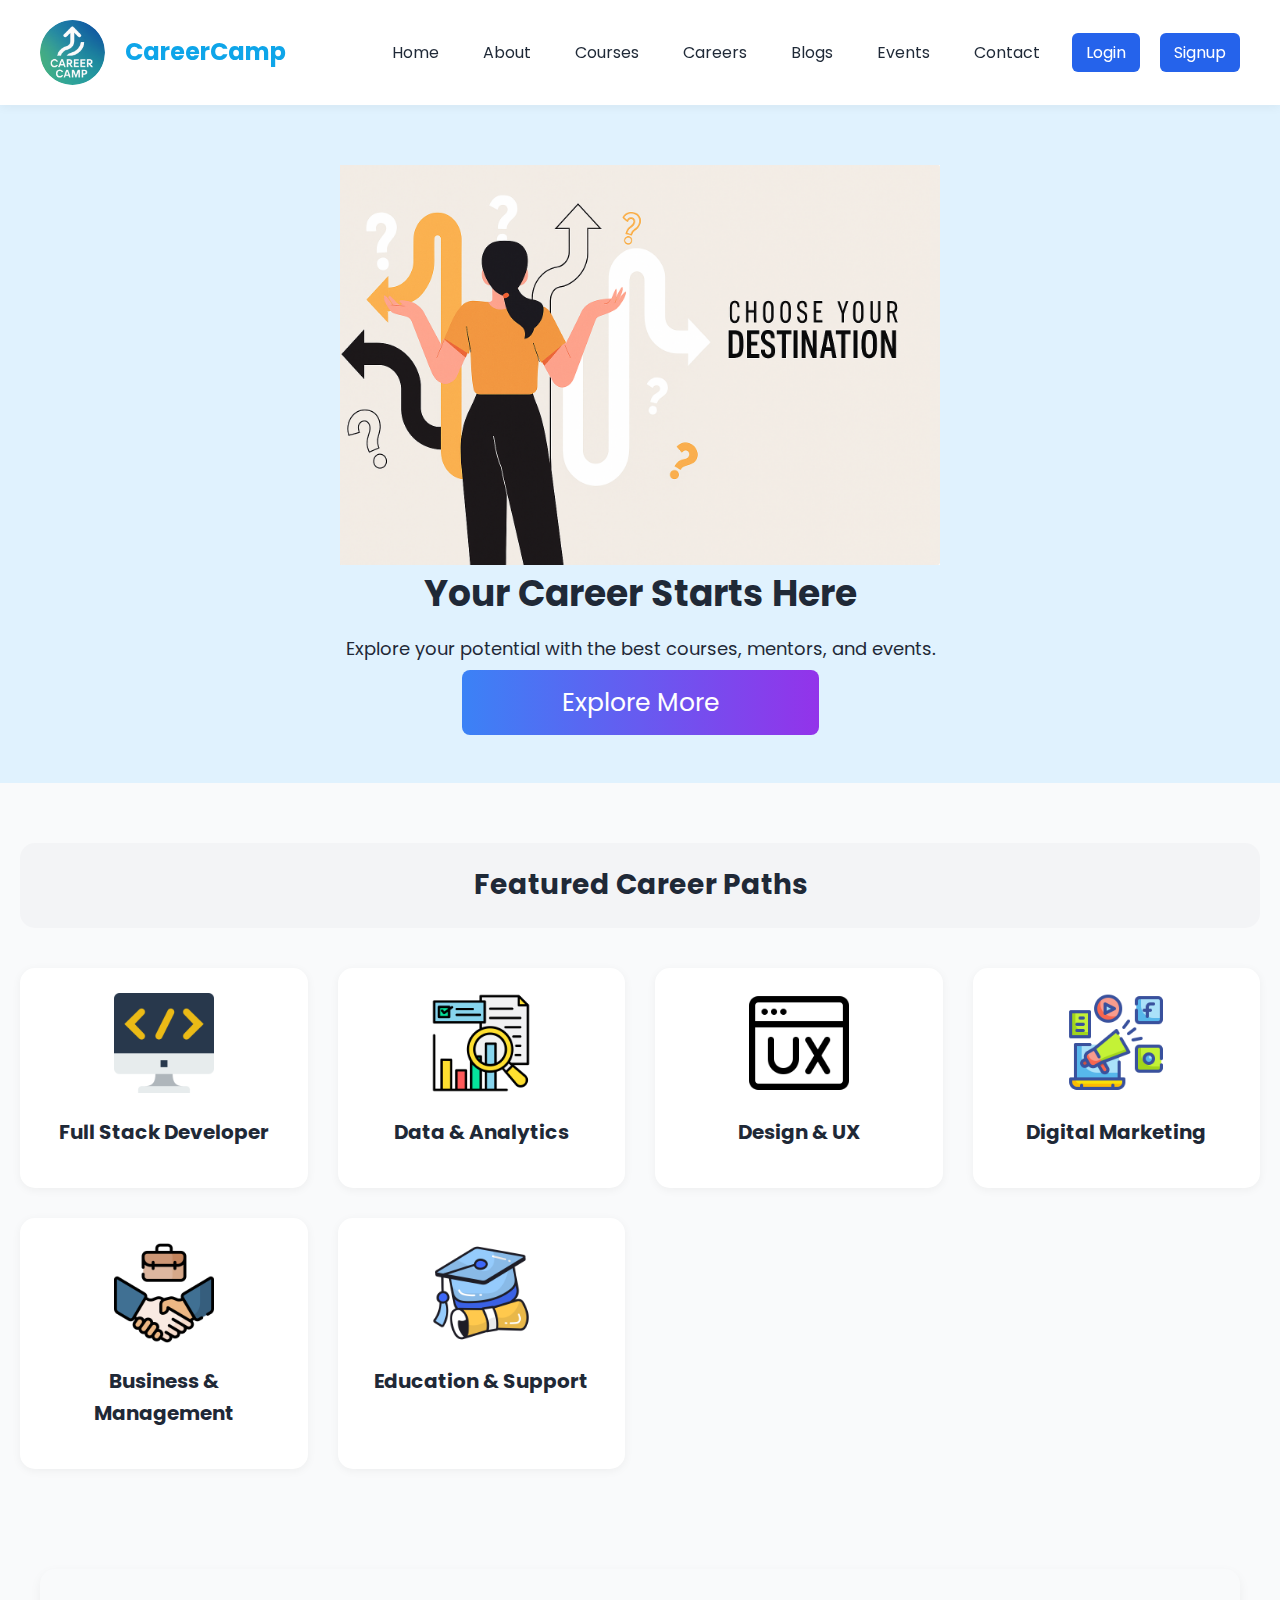
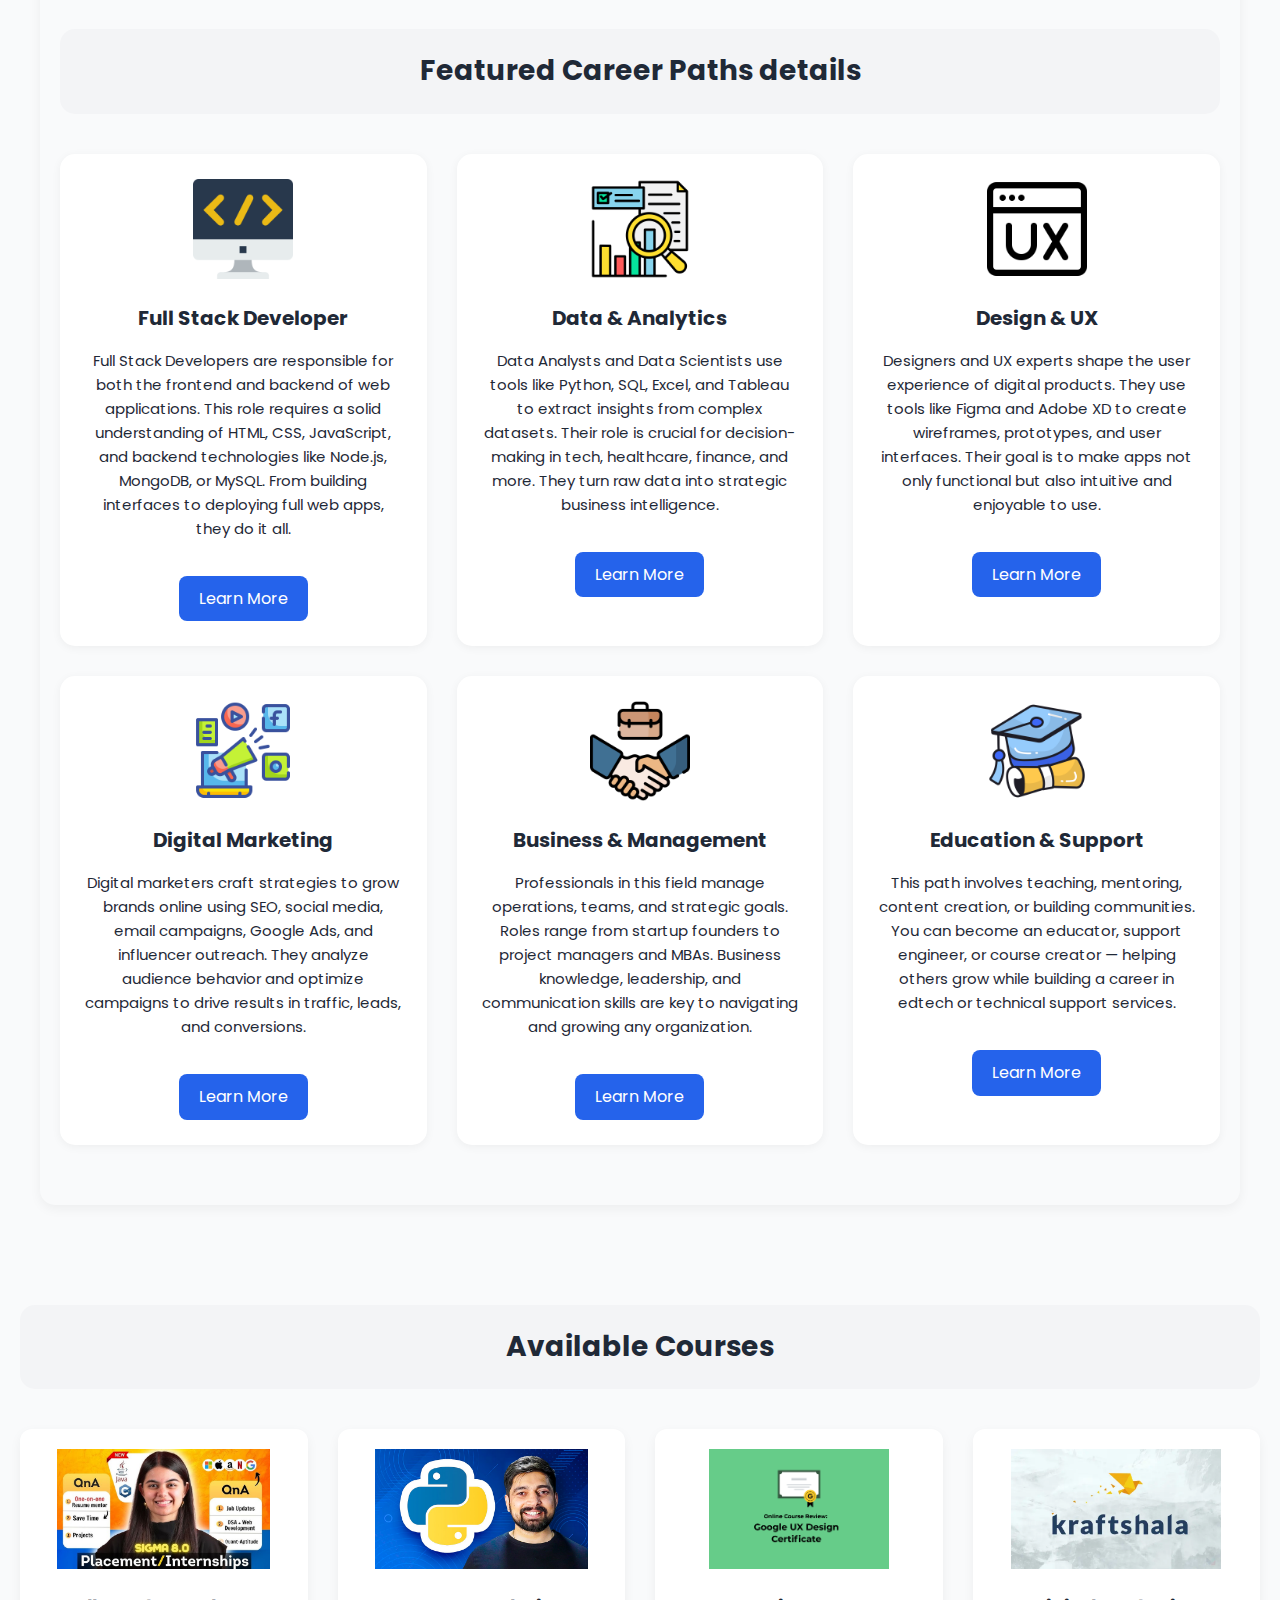
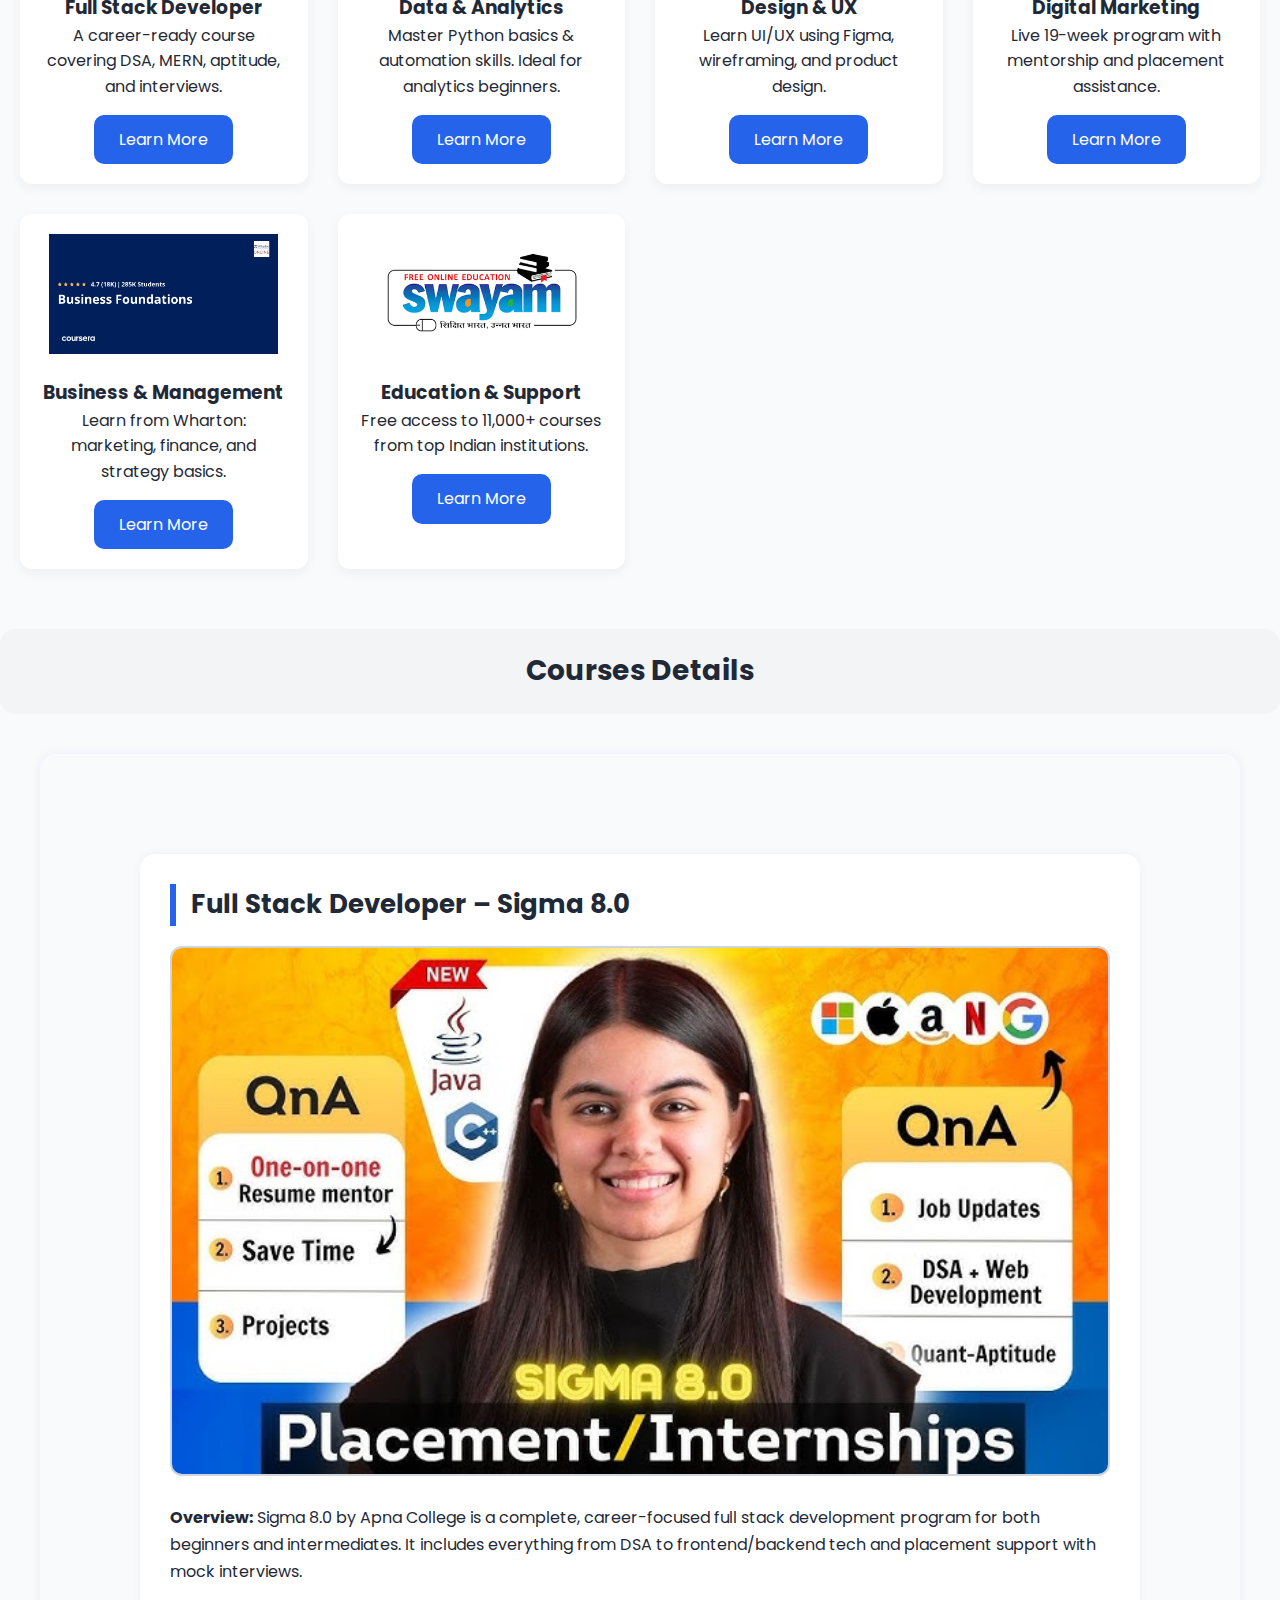
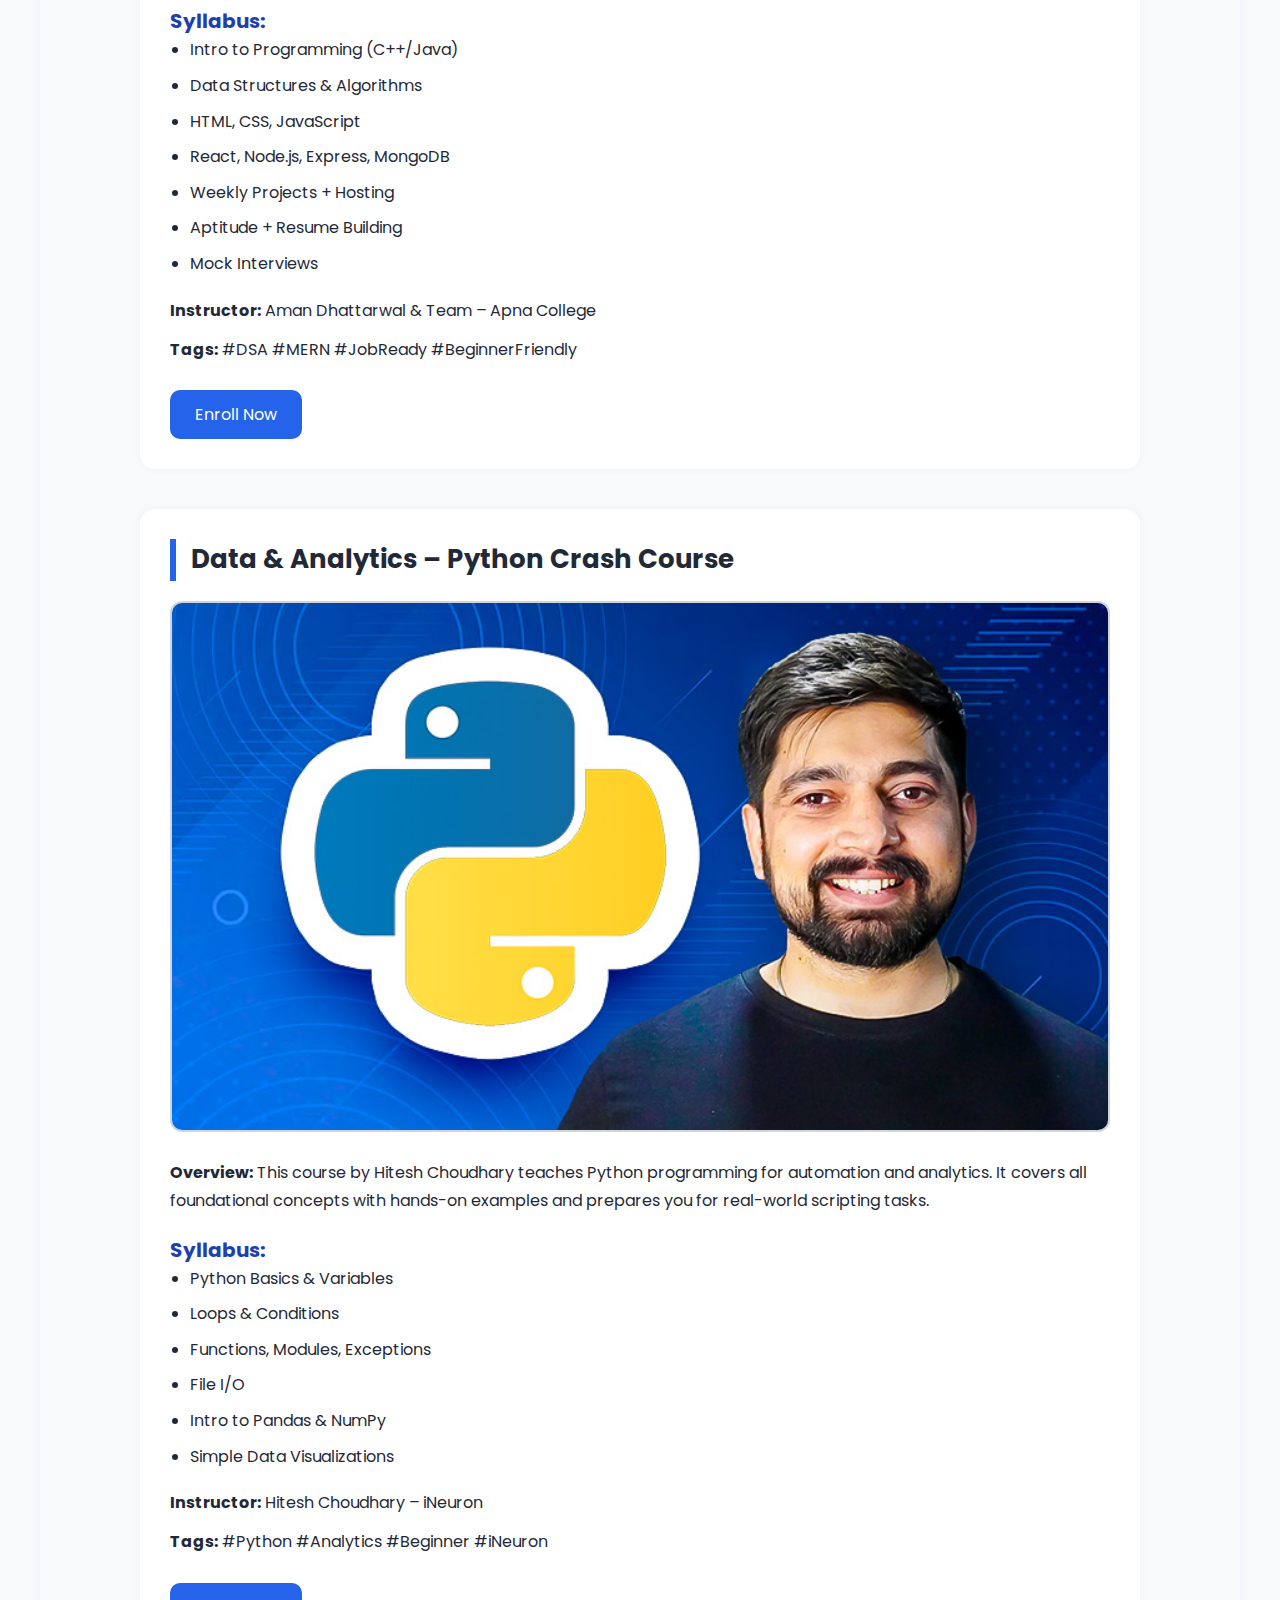
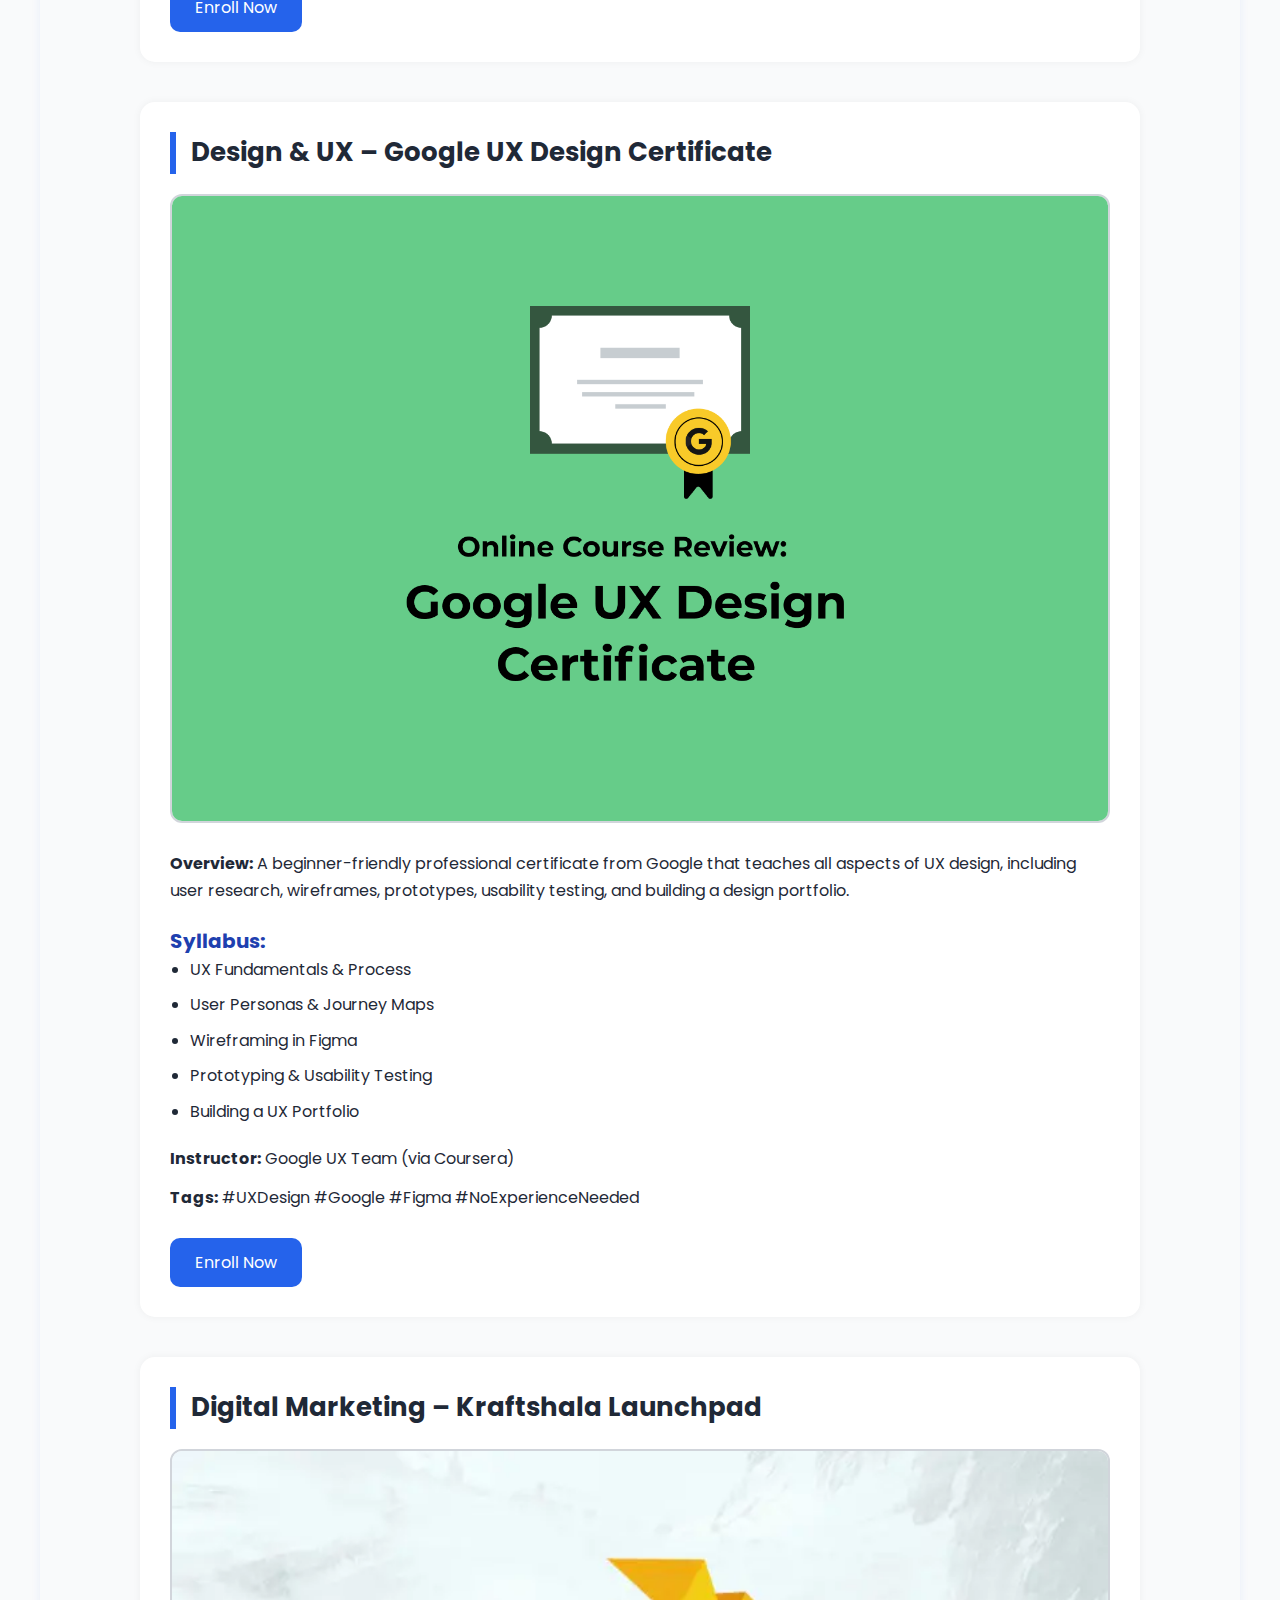
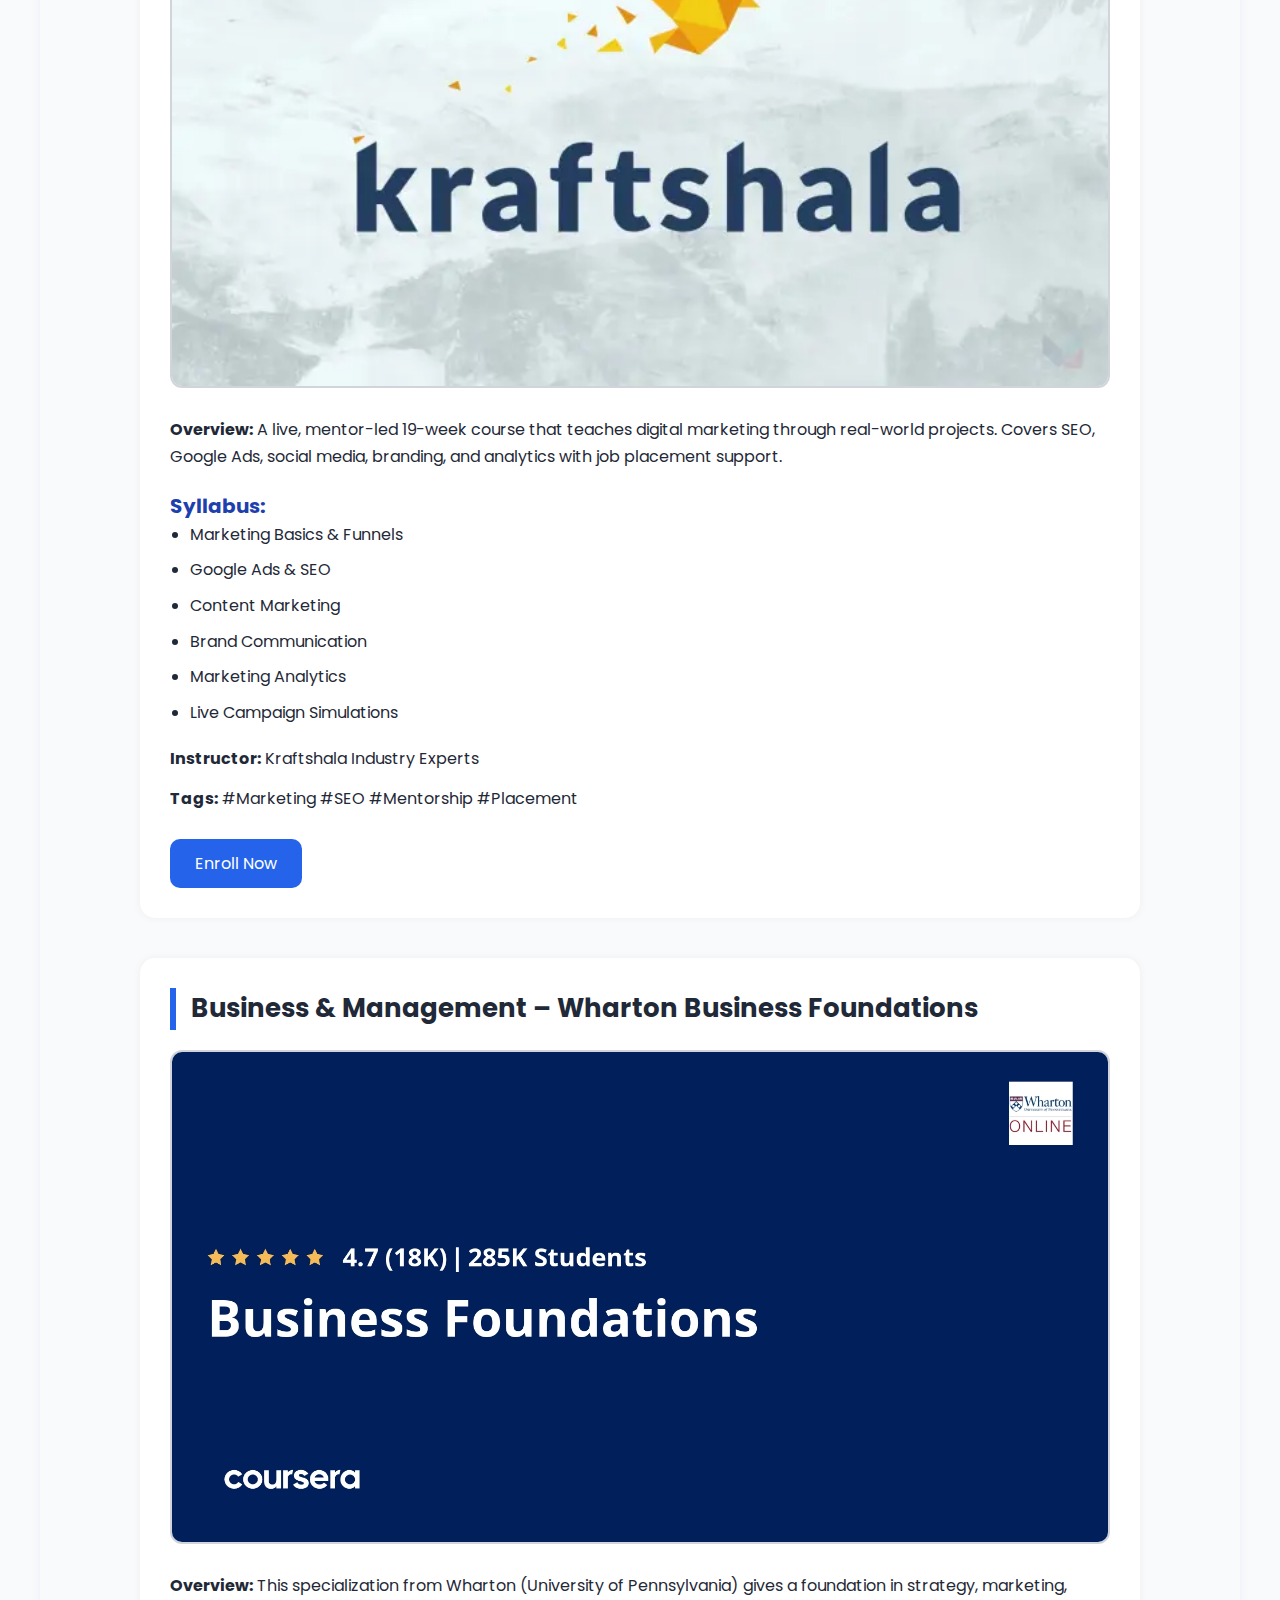
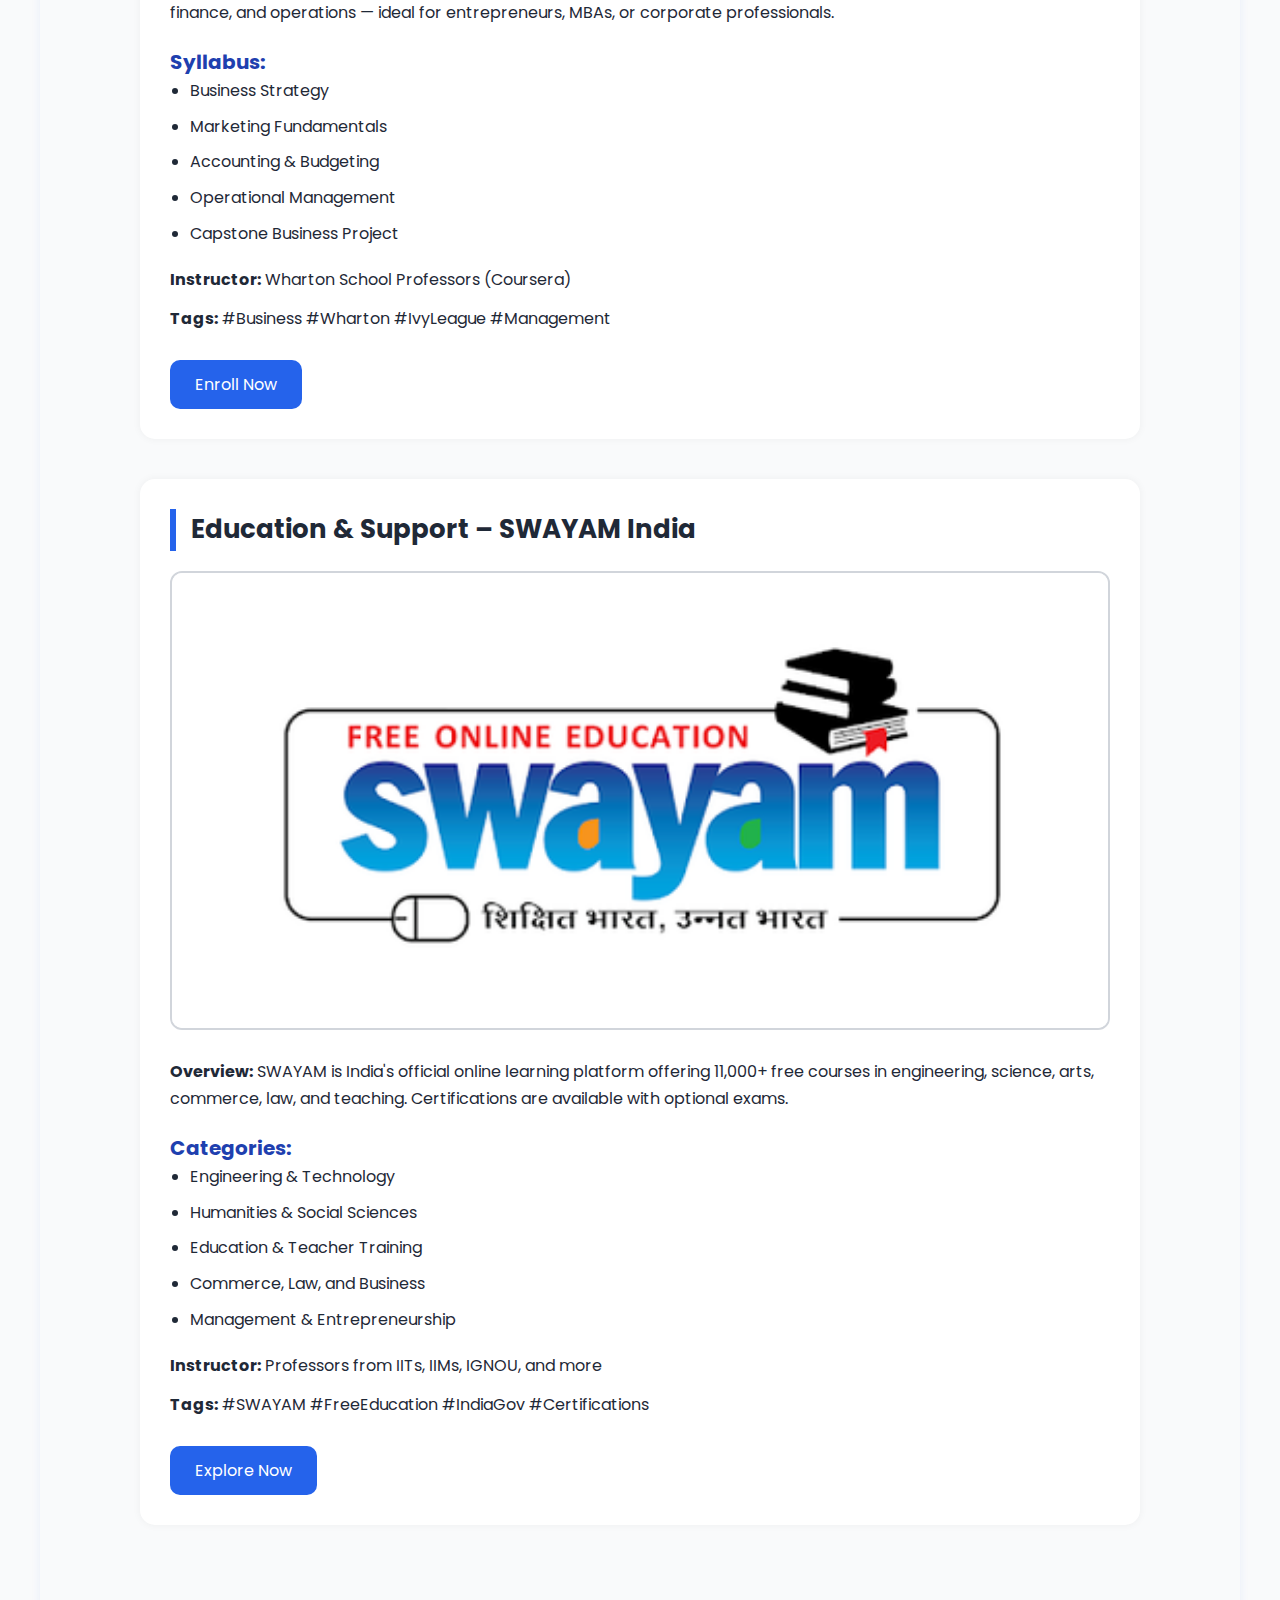
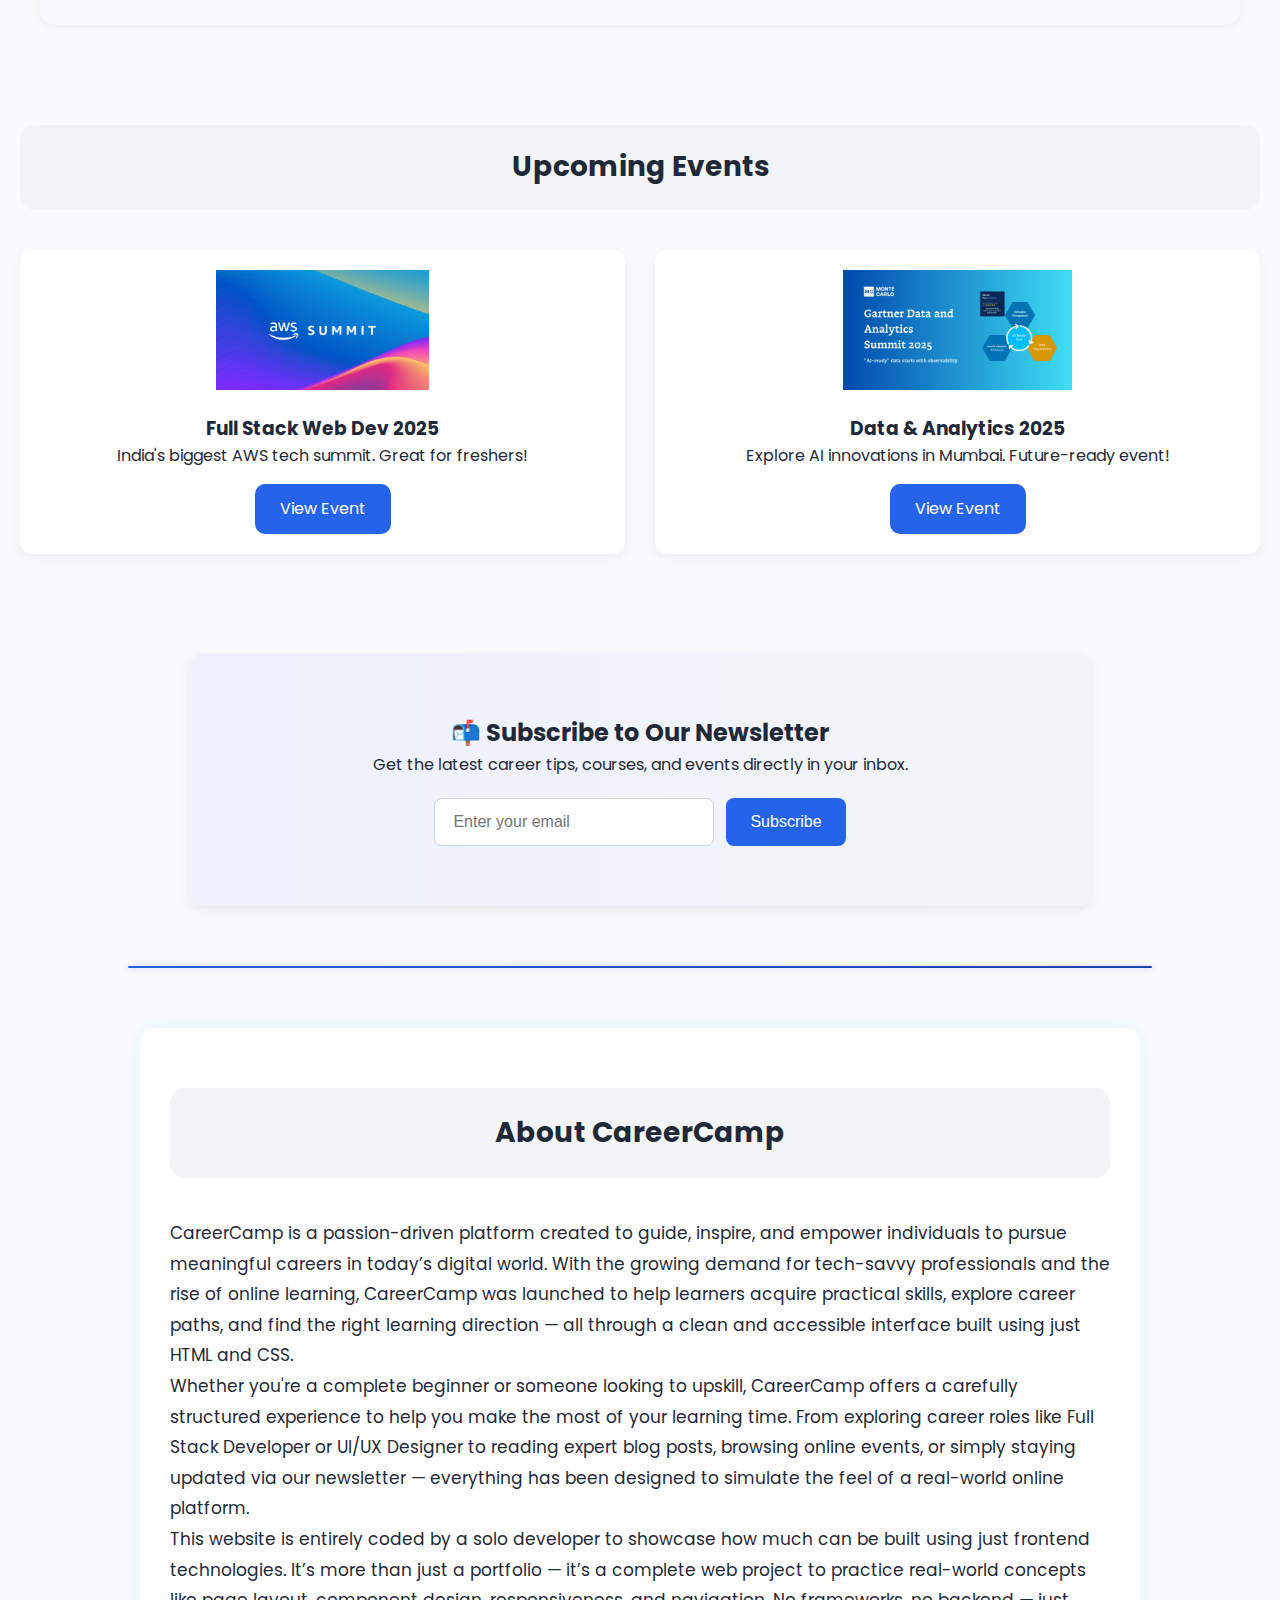
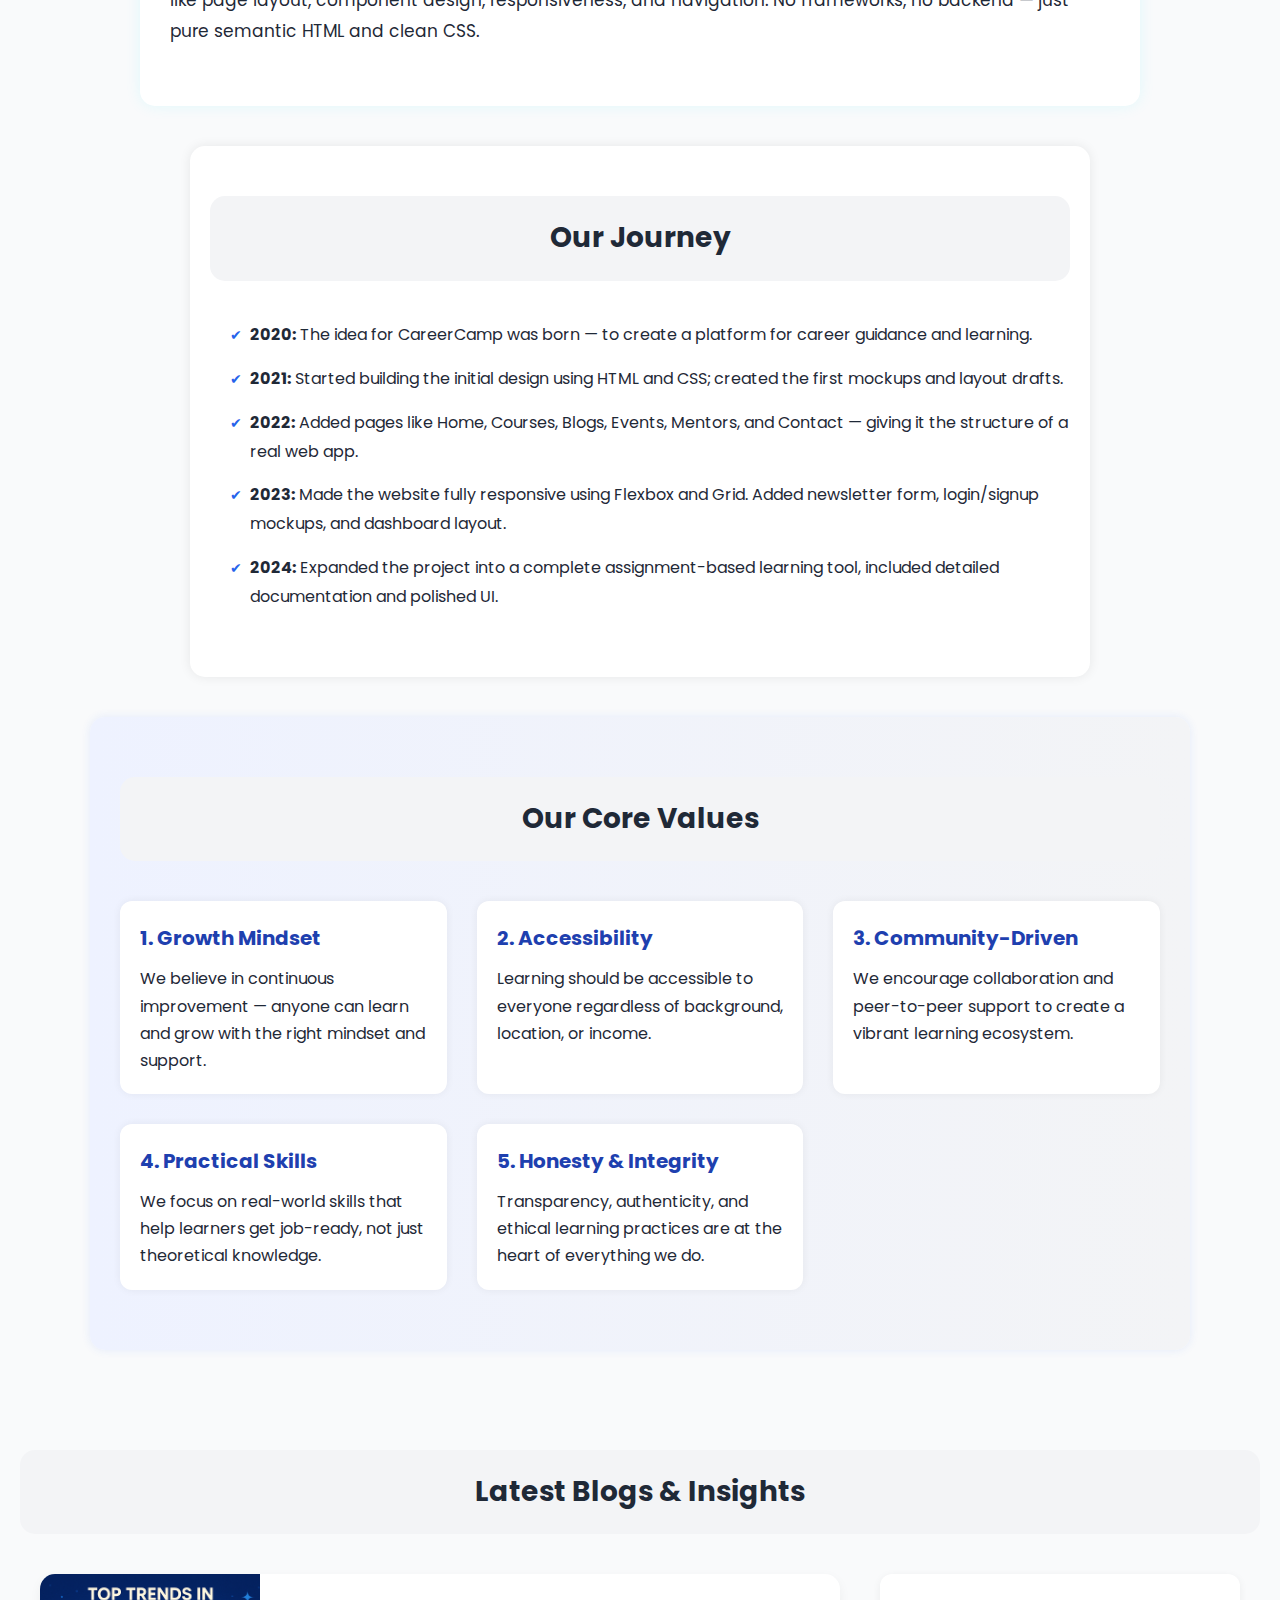
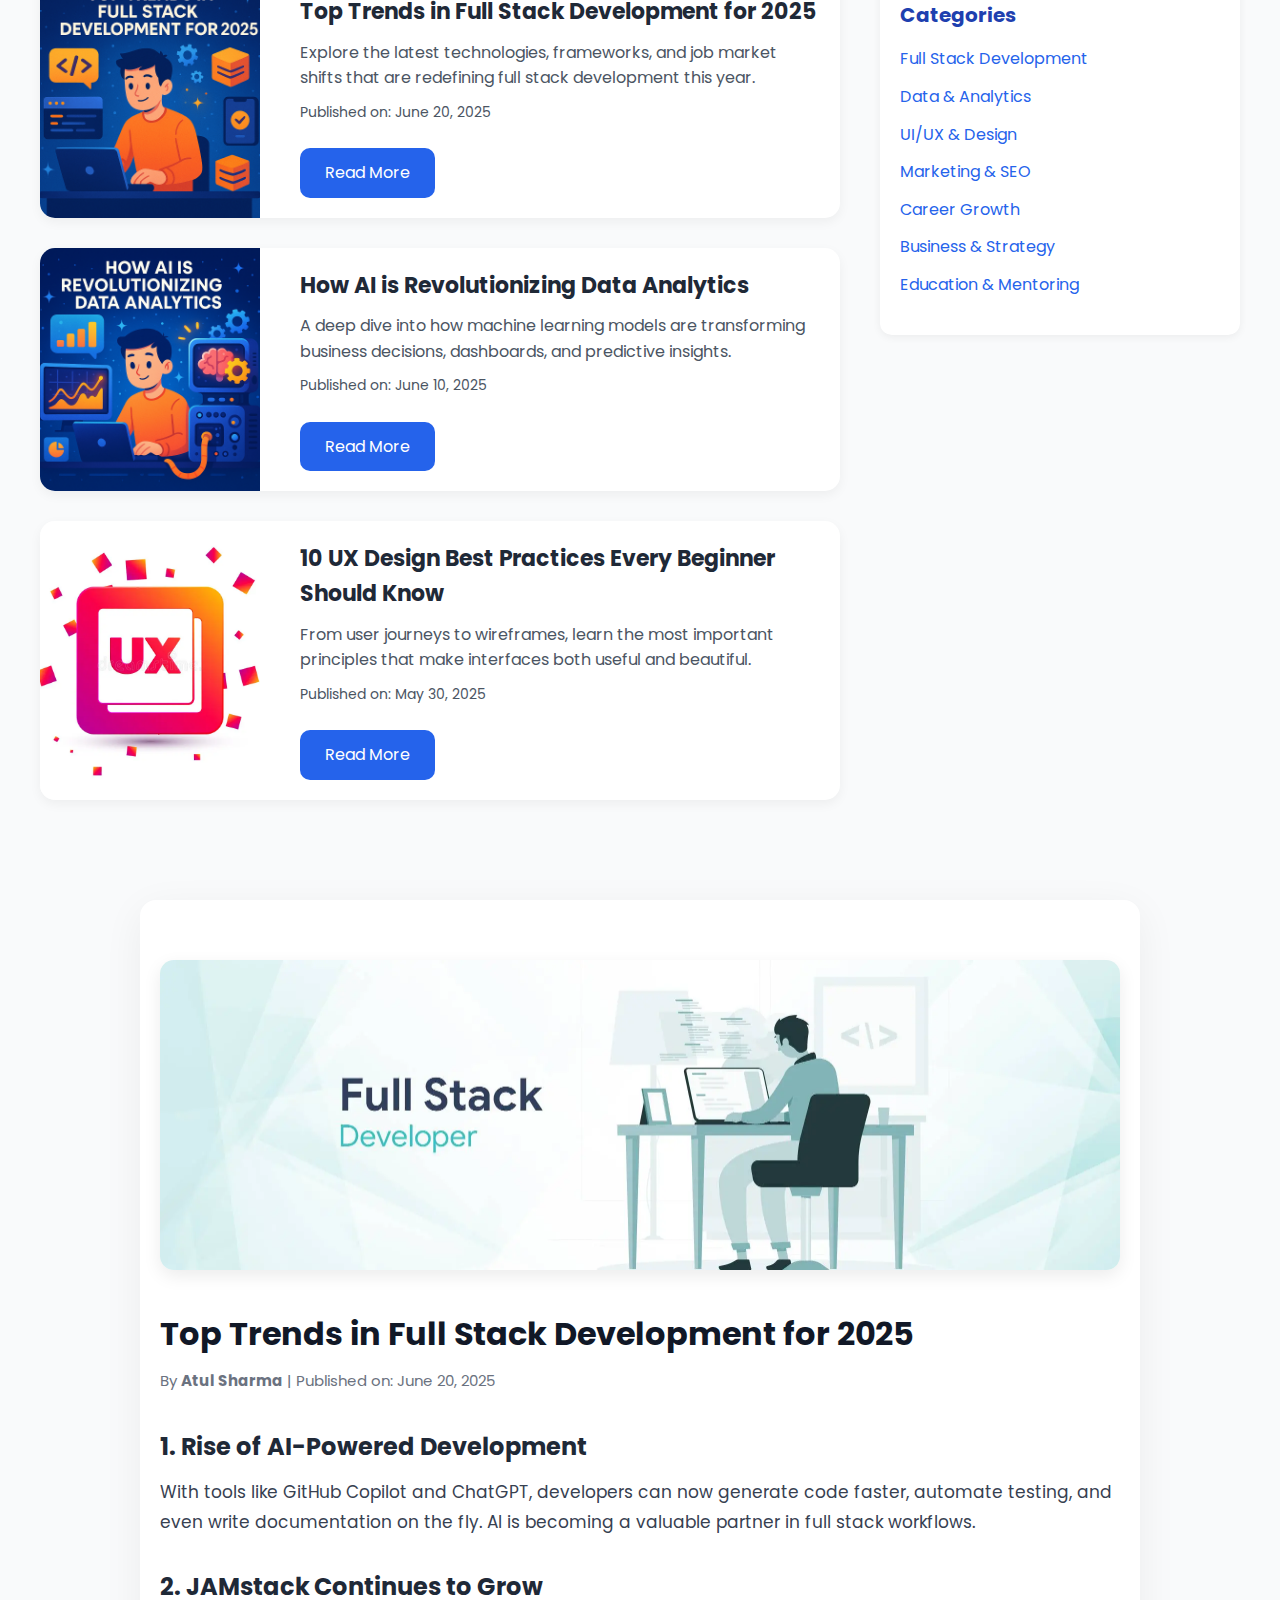
<file: index.html>
<!DOCTYPE html>
<html lang="en">
<head>
  <meta charset="UTF-8" />
  <meta name="viewport" content="width=device-width, initial-scale=1.0" />
  <link rel="icon" type="image/png" href="carrere camp logo-modified.png">
  <title>Career Camp</title>
  <link rel="stylesheet" href="style.css" />
  <link rel="preconnect" href="https://fonts.googleapis.com" />
  <link rel="preconnect" href="https://fonts.gstatic.com" crossorigin />
  <link href="https://fonts.googleapis.com/css2?family=Poppins&display=swap" rel="stylesheet" />
  <link rel="stylesheet" href="https://cdnjs.cloudflare.com/ajax/libs/font-awesome/6.4.0/css/all.min.css" />
</head>
<body>
    <section id="Home" class="Home"></section>

  <!-- Navigation -->
  <header class="nav-container">
    <div class="logo">
      <img src="carrere camp logo-modified.png" class="logo-img">
      <span>Career<span>Camp</span></span>
    </div>

    <input type="checkbox" id="toggle" />
    <label for="toggle" class="hamburger"><i class="fa-solid fa-bars"></i></label>
    <nav>
      <ul class="nav-links">
        <li><a href="#Home">Home</a></li>
        <li><a href="#about">About</a></li>
        <li><a href="#courses">Courses</a></li>
        <li><a href="#careers">Careers</a></li>
        <li><a href="#blogs">Blogs</a></li>
        <li><a href="#events">Events</a></li>
        <li><a href="#contact">Contact</a></li>
        <li><a href="login.html" class="btn">Login</a></li>
        <li><a href="signup.html" class="btn">Signup</a></li>
      </ul>
    </nav>
  </header>

  <!-- Hero -->
  <section class="hero">
    <div class="hero-content">
      <h1>Your Career Starts Here</h1>
      <p>Explore your potential with the best courses, mentors, and events.</p>
      <a href="#about" class="cta">Explore More</a>
    </div>
    <img src="careerimage.png" alt="Hero Image">
  </section>

  <!-- Featured Careers -->
  <section id="careers" class="section">
    <h2 class="section-title">Featured Career Paths</h2>
    <div class="card-grid">
      <div class="card"><img src="coding.png"><h3>Full Stack Developer</h3></div>
      <div class="card"><img src="exploration.png"><h3>Data & Analytics</h3></div>
      <div class="card"><img src="ux-design.png"><h3>Design & UX</h3></div>
      <div class="card"><img src="bullhorn.png"><h3>Digital Marketing</h3></div>
      <div class="card"><img src="cooperation.png"><h3>Business & Management</h3></div>
      <div class="card"><img src="graduation.png"><h3>Education & Support</h3></div>
    </div>
  </section>

  <!--Featured courses details-->
    <section id="career-details">
    <h2 class="section-title">Featured Career Paths details</h2>
    <div class="card-grid">

        <!-- Full Stack Developer -->
        <div class="card">
        <img src="coding.png" alt="Full Stack Developer Icon">
        <h3>Full Stack Developer</h3>
        <p>
            Full Stack Developers are responsible for both the frontend and backend of web applications. This role requires a solid understanding of HTML, CSS, JavaScript, and backend technologies like Node.js, MongoDB, or MySQL. From building interfaces to deploying full web apps, they do it all.
        </p>
        <a href="https://www.geeksforgeeks.org/blogs/what-is-full-stack-development/" class="btn-link">Learn More</a>
        </div>

        <!-- Data & Analytics -->
        <div class="card">
        <img src="exploration.png" alt="Data & Analytics Icon">
        <h3>Data & Analytics</h3>
        <p>
            Data Analysts and Data Scientists use tools like Python, SQL, Excel, and Tableau to extract insights from complex datasets. Their role is crucial for decision-making in tech, healthcare, finance, and more. They turn raw data into strategic business intelligence.
        </p>
        <a href="https://www.geeksforgeeks.org/data-analysis/data-analysis-tutorial/" class="btn-link">Learn More</a>
        </div>

        <!-- Design & UX -->
        <div class="card">
        <img src="ux-design.png" alt="Design & UX Icon">
        <h3>Design & UX</h3>
        <p>
            Designers and UX experts shape the user experience of digital products. They use tools like Figma and Adobe XD to create wireframes, prototypes, and user interfaces. Their goal is to make apps not only functional but also intuitive and enjoyable to use.
        </p>
        <a href="https://www.geeksforgeeks.org/techtips/user-experience-or-ux-design/" class="btn-link">Learn More</a>
        </div>

        <!-- Digital Marketing -->
        <div class="card">
        <img src="bullhorn.png" alt="Digital Marketing Icon">
        <h3>Digital Marketing</h3>
        <p>
            Digital marketers craft strategies to grow brands online using SEO, social media, email campaigns, Google Ads, and influencer outreach. They analyze audience behavior and optimize campaigns to drive results in traffic, leads, and conversions.
        </p>
        <a href="https://www.geeksforgeeks.org/blogs/what-is-digital-marketing/" class="btn-link">Learn More</a>
        </div>

        <!-- Business & Management -->
        <div class="card">
        <img src="cooperation.png" alt="Business & Management Icon">
        <h3>Business & Management</h3>
        <p>
            Professionals in this field manage operations, teams, and strategic goals. Roles range from startup founders to project managers and MBAs. Business knowledge, leadership, and communication skills are key to navigating and growing any organization.
        </p>
        <a href="https://www.proofhub.com/articles/business-management" class="btn-link">Learn More</a>
        </div>

        <!-- Education & Support -->
        <div class="card">
        <img src="graduation.png" alt="Education & Support Icon">
        <h3>Education & Support</h3>
        <p>
            This path involves teaching, mentoring, content creation, or building communities. You can become an educator, support engineer, or course creator — helping others grow while building a career in edtech or technical support services.
        </p>
        <a href="https://focuskeeper.co/glossary/what-is-educational-support" class="btn-link">Learn More</a>
        </div>

    </div>
    </section>


  <!-- Courses -->
  <section id="courses" class="section">
    <h2 class="section-title">Available Courses</h2>
    <div class="card-grid">
      <div class="course-card">
        <img src="sigma.jpg">
        <h3>Full Stack Developer</h3>
        <p>A career-ready course covering DSA, MERN, aptitude, and interviews.</p>
        <a href="https://payments.cashfree.com/forms/sigma-8" class="btn-link">Learn More</a>
      </div>
      <div class="course-card">
        <img src="python-udemy.jpg">
        <h3>Data & Analytics</h3>
        <p>Master Python basics & automation skills. Ideal for analytics beginners.</p>
        <a href="https://ineuron.ai/course/python-crash-course-by-hitesh" class="btn-link">Learn More</a>
      </div>
      <div class="course-card">
        <img src="google.png">
        <h3>Design & UX</h3>
        <p>Learn UI/UX using Figma, wireframing, and product design.</p>
        <a href="https://www.coursera.org/professional-certificates/google-ux-design" class="btn-link">Learn More</a>
      </div>
      <div class="course-card">
        <img src="marketing.webp">
        <h3>Digital Marketing</h3>
        <p>Live 19-week program with mentorship and placement assistance.</p>
        <a href="https://www.kraftshala.com/marketing-launchpad/digital-marketing-course/" class="btn-link">Learn More</a>
      </div>
      <div class="course-card">
        <img src="business.jpeg">
        <h3>Business & Management</h3>
        <p>Learn from Wharton: marketing, finance, and strategy basics.</p>
        <a href="https://www.coursera.org/specializations/wharton-business-foundations" class="btn-link">Learn More</a>
      </div>
      <div class="course-card">
        <img src="education.png">
        <h3>Education & Support</h3>
        <p>Free access to 11,000+ courses from top Indian institutions.</p>
        <a href="https://swayam.gov.in/" class="btn-link">Learn More</a>
      </div>
    </div>
  </section>

 <!--Course Detail-->
    <h2 class="section-title">Courses Details </h2>
    <section id="course-details">
    <!-- Full Stack Developer – Sigma 8.0 -->
        <div class="course-detail">
        <h2>Full Stack Developer – Sigma 8.0</h2>
        <img src="sigma.jpg" alt="Sigma 8.0 Course Banner">
        <p><strong>Overview:</strong> Sigma 8.0 by Apna College is a complete, career-focused full stack development program for both beginners and intermediates. It includes everything from DSA to frontend/backend tech and placement support with mock interviews.</p>
        <h3>Syllabus:</h3>
        <ul>
            <li>Intro to Programming (C++/Java)</li>
            <li>Data Structures & Algorithms</li>
            <li>HTML, CSS, JavaScript</li>
            <li>React, Node.js, Express, MongoDB</li>
            <li>Weekly Projects + Hosting</li>
            <li>Aptitude + Resume Building</li>
            <li>Mock Interviews</li>
        </ul>
        <p><strong>Instructor:</strong> Aman Dhattarwal & Team – Apna College</p>
        <p><strong>Tags:</strong> #DSA #MERN #JobReady #BeginnerFriendly</p>
        <a href="https://payments.cashfree.com/forms/sigma-8" class="btn-link">Enroll Now</a>
        </div>

        <!-- Data & Analytics – Python Crash Course -->
        <div class="course-detail">
        <h2>Data & Analytics – Python Crash Course</h2>
        <img src="python-udemy.jpg" alt="Python Course Banner">
        <p><strong>Overview:</strong> This course by Hitesh Choudhary teaches Python programming for automation and analytics. It covers all foundational concepts with hands-on examples and prepares you for real-world scripting tasks.</p>
        <h3>Syllabus:</h3>
        <ul>
            <li>Python Basics & Variables</li>
            <li>Loops & Conditions</li>
            <li>Functions, Modules, Exceptions</li>
            <li>File I/O</li>
            <li>Intro to Pandas & NumPy</li>
            <li>Simple Data Visualizations</li>
        </ul>
        <p><strong>Instructor:</strong> Hitesh Choudhary – iNeuron</p>
        <p><strong>Tags:</strong> #Python #Analytics #Beginner #iNeuron</p>
        <a href="https://ineuron.ai/course/python-crash-course-by-hitesh" class="btn-link">Enroll Now</a>
        </div>

        <!-- Design & UX – Google UX Design -->
        <div class="course-detail">
        <h2>Design & UX – Google UX Design Certificate</h2>
        <img src="google.png" alt="UX Design Banner">
        <p><strong>Overview:</strong> A beginner-friendly professional certificate from Google that teaches all aspects of UX design, including user research, wireframes, prototypes, usability testing, and building a design portfolio.</p>
        <h3>Syllabus:</h3>
        <ul>
            <li>UX Fundamentals & Process</li>
            <li>User Personas & Journey Maps</li>
            <li>Wireframing in Figma</li>
            <li>Prototyping & Usability Testing</li>
            <li>Building a UX Portfolio</li>
        </ul>
        <p><strong>Instructor:</strong> Google UX Team (via Coursera)</p>
        <p><strong>Tags:</strong> #UXDesign #Google #Figma #NoExperienceNeeded</p>
        <a href="https://www.coursera.org/professional-certificates/google-ux-design" class="btn-link">Enroll Now</a>
        </div>

        <!-- Digital Marketing – Kraftshala Launchpad -->
        <div class="course-detail">
        <h2>Digital Marketing – Kraftshala Launchpad</h2>
        <img src="marketing.webp" alt="Marketing Course Banner">
        <p><strong>Overview:</strong> A live, mentor-led 19-week course that teaches digital marketing through real-world projects. Covers SEO, Google Ads, social media, branding, and analytics with job placement support.</p>
        <h3>Syllabus:</h3>
        <ul>
            <li>Marketing Basics & Funnels</li>
            <li>Google Ads & SEO</li>
            <li>Content Marketing</li>
            <li>Brand Communication</li>
            <li>Marketing Analytics</li>
            <li>Live Campaign Simulations</li>
        </ul>
        <p><strong>Instructor:</strong> Kraftshala Industry Experts</p>
        <p><strong>Tags:</strong> #Marketing #SEO #Mentorship #Placement</p>
        <a href="https://www.kraftshala.com/marketing-launchpad/digital-marketing-course/" class="btn-link">Enroll Now</a>
        </div>

        <!-- Business & Management – Wharton Specialization -->
        <div class="course-detail">
        <h2>Business & Management – Wharton Business Foundations</h2>
        <img src="business.jpeg" alt="Business Course Banner">
        <p><strong>Overview:</strong> This specialization from Wharton (University of Pennsylvania) gives a foundation in strategy, marketing, finance, and operations — ideal for entrepreneurs, MBAs, or corporate professionals.</p>
        <h3>Syllabus:</h3>
        <ul>
            <li>Business Strategy</li>
            <li>Marketing Fundamentals</li>
            <li>Accounting & Budgeting</li>
            <li>Operational Management</li>
            <li>Capstone Business Project</li>
        </ul>
        <p><strong>Instructor:</strong> Wharton School Professors (Coursera)</p>
        <p><strong>Tags:</strong> #Business #Wharton #IvyLeague #Management</p>
        <a href="https://www.coursera.org/specializations/wharton-business-foundations" class="btn-link">Enroll Now</a>
        </div>

        <!-- Education & Support – SWAYAM India -->
        <div class="course-detail">
        <h2>Education & Support – SWAYAM India</h2>
        <img src="education.png" alt="SWAYAM Course Banner">
        <p><strong>Overview:</strong> SWAYAM is India's official online learning platform offering 11,000+ free courses in engineering, science, arts, commerce, law, and teaching. Certifications are available with optional exams.</p>
        <h3>Categories:</h3>
        <ul>
            <li>Engineering & Technology</li>
            <li>Humanities & Social Sciences</li>
            <li>Education & Teacher Training</li>
            <li>Commerce, Law, and Business</li>
            <li>Management & Entrepreneurship</li>
        </ul>
        <p><strong>Instructor:</strong> Professors from IITs, IIMs, IGNOU, and more</p>
        <p><strong>Tags:</strong> #SWAYAM #FreeEducation #IndiaGov #Certifications</p>
        <a href="https://swayam.gov.in/" class="btn-link">Explore Now</a>
        </div>

    </section>

  <!-- Events -->
  <section id="events" class="section">
    <h2 class="section-title">Upcoming Events</h2>
    <div class="card-grid">
      <div class="event-card">
        <img src="aws.png">
        <h3>Full Stack Web Dev 2025</h3>
        <p>India's biggest AWS tech summit. Great for freshers!</p>
        <a href="https://aws.amazon.com/events/summits/bengaluru/" class="btn-link">View Event</a>
      </div>
      <div class="event-card">
        <img src="gartener.png">
        <h3>Data & Analytics 2025</h3>
        <p>Explore AI innovations in Mumbai. Future-ready event!</p>
        <a href="https://www.gartner.com/en/conferences/apac/data-analytics-india" class="btn-link">View Event</a>
      </div>
    </div>
  </section>

  <!-- Newsletter -->
    <section class="newsletter-section">
      <div class="newsletter-container">
        <h2>📬 Subscribe to Our Newsletter</h2>
        <p>Get the latest career tips, courses, and events directly in your inbox.</p>
        <form class="newsletter-form">
          <input type="email" placeholder="Enter your email" required />
          <button type="submit">Subscribe</button>
        </form>
      </div>
    </section>

    <hr class="section-divider" />

    <!-- About Section -->
    <section class="about-section" id="about">
    <h2 class="section-title">About CareerCamp</h2>
    <p>
        CareerCamp is a passion-driven platform created to guide, inspire, and empower individuals to pursue meaningful careers in today’s digital world.
        With the growing demand for tech-savvy professionals and the rise of online learning, CareerCamp was launched to help learners acquire practical
        skills, explore career paths, and find the right learning direction — all through a clean and accessible interface built using just HTML and CSS.
    </p>
    <p>
        Whether you're a complete beginner or someone looking to upskill, CareerCamp offers a carefully structured experience to help you make the
        most of your learning time. From exploring career roles like Full Stack Developer or UI/UX Designer to reading expert blog posts, browsing
        online events, or simply staying updated via our newsletter — everything has been designed to simulate the feel of a real-world online platform.
    </p>
    <p>
        This website is entirely coded by a solo developer to showcase how much can be built using just frontend technologies. It’s more than just a
        portfolio — it’s a complete web project to practice real-world concepts like page layout, component design, responsiveness, and navigation.
        No frameworks, no backend — just pure semantic HTML and clean CSS.
    </p>
    </section>

    <!-- Timeline Section -->
    <section class="timeline-section">
    <h2 class="section-title">Our Journey</h2>
    <ul class="timeline">
        <li><strong>2020:</strong> The idea for CareerCamp was born — to create a platform for career guidance and learning.</li>
        <li><strong>2021:</strong> Started building the initial design using HTML and CSS; created the first mockups and layout drafts.</li>
        <li><strong>2022:</strong> Added pages like Home, Courses, Blogs, Events, Mentors, and Contact — giving it the structure of a real web app.</li>
        <li><strong>2023:</strong> Made the website fully responsive using Flexbox and Grid. Added newsletter form, login/signup mockups, and dashboard layout.</li>
        <li><strong>2024:</strong> Expanded the project into a complete assignment-based learning tool, included detailed documentation and polished UI.</li>
    </ul>
    </section>

    <!-- Values Section -->
    <section class="values-section">
    <h2 class="section-title">Our Core Values</h2>
    <div class="values-container">
        <div class="value-card">
        <h4>1. Growth Mindset</h4>
        <p>We believe in continuous improvement — anyone can learn and grow with the right mindset and support.</p>
        </div>
        <div class="value-card">
        <h4>2. Accessibility</h4>
        <p>Learning should be accessible to everyone regardless of background, location, or income.</p>
        </div>
        <div class="value-card">
        <h4>3. Community-Driven</h4>
        <p>We encourage collaboration and peer-to-peer support to create a vibrant learning ecosystem.</p>
        </div>
        <div class="value-card">
        <h4>4. Practical Skills</h4>
        <p>We focus on real-world skills that help learners get job-ready, not just theoretical knowledge.</p>
        </div>
        <div class="value-card">
        <h4>5. Honesty & Integrity</h4>
        <p>Transparency, authenticity, and ethical learning practices are at the heart of everything we do.</p>
        </div>
    </div>
    </section>

    <div id="blogs" class="section">
        <h2 class="section-title">Latest Blogs & Insights</h2>

        <div class="blog-layout">

            <!-- Blog Content Area -->
            <div class="blog-content">
            <div class="blog-card">
                <img src="web.png" alt="Full Stack Development Trends">
                <div class="blog-text">
                <h3>Top Trends in Full Stack Development for 2025</h3>
                <p>
                    Explore the latest technologies, frameworks, and job market shifts that are redefining full stack development this year.
                </p>
                <p class="blog-date">Published on: June 20, 2025</p>
                <a href="#blog-detail" class="btn-link">Read More</a>
                </div>
            </div>

            <div class="blog-card">
                <img src="AI.png" alt="AI in Data Analytics">
                <div class="blog-text">
                <h3>How AI is Revolutionizing Data Analytics</h3>
                <p>
                    A deep dive into how machine learning models are transforming business decisions, dashboards, and predictive insights.
                </p>
                <p class="blog-date">Published on: June 10, 2025</p>
                <a href="#blog-detail1" class="btn-link">Read More</a>
                </div>
            </div>

            <div class="blog-card">
                <img src="UX.webp" alt="UX Best Practices">
                <div class="blog-text">
                <h3>10 UX Design Best Practices Every Beginner Should Know</h3>
                <p>
                    From user journeys to wireframes, learn the most important principles that make interfaces both useful and beautiful.
                </p>
                <p class="blog-date">Published on: May 30, 2025</p>
                <a href="#blog-detail2" class="btn-link">Read More</a>
                </div>
            </div>
            </div>

            <!-- Blog Sidebar -->
            <div class="blog-sidebar">
            <h4>Categories</h4>
            <ul class="category-list">
                <li><a href="https://www.geeksforgeeks.org/blogs/what-is-full-stack-development/">Full Stack Development</a></li>
                <li><a href="https://www.geeksforgeeks.org/data-analysis/data-analysis-tutorial/">Data & Analytics</a></li>
                <li><a href="https://www.geeksforgeeks.org/techtips/user-experience-or-ux-design/">UI/UX & Design</a></li>
                <li><a href="https://www.geeksforgeeks.org/blogs/what-is-digital-marketing/">Marketing & SEO</a></li>
                <li><a href="https://focuskeeper.co/glossary/what-is-educational-support">Career Growth</a></li>
                <li><a href="https://www.proofhub.com/articles/business-management">Business & Strategy</a></li>
                <li><a href="https://focuskeeper.co/glossary/what-is-educational-support">Education & Mentoring</a></li>
            </ul>
            </div>

        </div>
    </div>

    <div id="blog-detail" class="section">

        <!-- Blog Banner -->
        <div class="blog-banner">
            <img src="Full Stack Developer.webp" alt="Full Stack Development Blog Banner">
        </div>

        <!-- Blog Meta Info -->
        <div class="blog-meta">
            <h1>Top Trends in Full Stack Development for 2025</h1>
            <p class="author">By <strong>Atul Sharma</strong> | Published on: June 20, 2025</p>
        </div>

        <!-- Blog Content -->
        <div class="blog-article">
            <h2>1. Rise of AI-Powered Development</h2>
            <p>
            With tools like GitHub Copilot and ChatGPT, developers can now generate code faster, automate testing, and even write documentation on the fly. AI is becoming a valuable partner in full stack workflows.
            </p>

            <h2>2. JAMstack Continues to Grow</h2>
            <p>
            JAMstack architecture (JavaScript, APIs, and Markup) is being adopted for its speed, security, and scalability. Static site generators like Next.js and Astro are leading the charge.
            </p>

            <h2>3. Backend-as-a-Service (BaaS) Tools</h2>
            <p>
            Platforms like Firebase, Supabase, and Appwrite reduce the need to build your own backend. These services provide authentication, storage, and real-time databases out-of-the-box.
            </p>

            <h3>Recommended Tool: Supabase</h3>
            <img src="infra.webp" alt="Supabase Backend Example" style="max-width:100%; border-radius:10px;">
            <p>
            Supabase is gaining popularity as an open-source Firebase alternative that uses PostgreSQL under the hood.
            </p>

            <h2>4. TypeScript is Becoming Standard</h2>
            <p>
            Almost all major frameworks (React, Angular, Node) now recommend using TypeScript to catch errors early and improve code readability.
            </p>

            <h2>5. Real-World Project Focus</h2>
            <p>
            Employers want proof of hands-on experience. Learners are now focusing more on building portfolio projects, blogging their process, and contributing to open-source.
            </p>
        </div>

    </div>

    <div id="blog-detail1" class="section">

        <!-- Blog Banner -->
        <div class="blog-banner">
            <img src="How AI transforms Data Analysis.webp" alt="AI in Data Analytics Banner">
        </div>

        <!-- Blog Meta Info -->
        <div class="blog-meta">
            <h1>How AI is Revolutionizing Data Analytics</h1>
            <p class="author">By <strong>Atul Sharma</strong> | Published on: June 10, 2025</p>
        </div>

        <!-- Blog Content -->
        <div class="blog-article">
            <h2>1. Automated Data Cleaning</h2>
            <p>
            One of the biggest challenges in analytics is preparing clean, structured data. AI algorithms now detect and fix missing values, outliers, and inconsistencies automatically — saving hours of manual effort.
            </p>

            <h2>2. Predictive Analytics with Machine Learning</h2>
            <p>
            AI-powered models can predict customer churn, sales growth, and equipment failure. Companies now use tools like AutoML, TensorFlow, and even Excel with ML plugins to forecast trends.
            </p>

            <h2>3. Natural Language Processing (NLP)</h2>
            <p>
            NLP allows machines to analyze text data such as customer reviews or support tickets. Sentiment analysis, keyword extraction, and text clustering help businesses better understand users.
            </p>

            <h2>4. Real-Time Dashboards</h2>
            <img src="AI-in-data-analytics-banners-01-1.png" alt="Real-Time AI Dashboard" style="max-width:100%; border-radius:10px;">
            <p>
            AI-enhanced BI tools like Tableau, Power BI, and Looker can now generate visual reports in real-time based on user queries. Some even generate insights through voice commands.
            </p>

            <h2>5. No-Code AI Analytics Tools</h2>
            <p>
            Platforms like MonkeyLearn, Pecan, and Microsoft Fabric let non-programmers build predictive models and run analytics workflows without writing any code.
            </p>
        </div>

        <!-- You May Also Like -->
        <div class="related-blogs">
            <h3>You May Also Like</h3>
            <ul>
            <li><a href="#blog-detail">Top Trends in Full Stack Development for 2025</a></li>
            <li><a href="#blog-detail2">10 UX Design Best Practices Every Beginner Should Know</a></li>
            </ul>
        </div>

    </div>

    <div id="blog-detail2" class="section">

        <!-- Blog Banner -->
        <div class="blog-banner">
            <img src="ui-ux-banner.jpg" alt="UX Design Tips Banner">
        </div>

        <!-- Blog Meta Info -->
        <div class="blog-meta">
            <h1>10 UX Design Best Practices Every Beginner Should Know</h1>
            <p class="author">By <strong>Atul Sharma</strong> | Published on: May 30, 2025</p>
        </div>

        <!-- Blog Content -->
        <div class="blog-article">
            <h2>1. Focus on the User First</h2>
            <p>
            Always design with empathy. Understand the user's goals, pain points, and habits before creating any layout or flow.
            </p>

            <h2>2. Keep Interfaces Simple</h2>
            <p>
            A clean, minimal design helps users focus. Avoid visual clutter. Every element should serve a purpose.
            </p>

            <h2>3. Use Consistent Layouts</h2>
            <p>
            Maintain the same structure for repeated pages like forms, cards, and buttons. This reduces cognitive load and makes the product feel familiar.
            </p>

            <h2>4. Make Navigation Intuitive</h2>
            <p>
            Users should always know where they are, and where to go next. Use clear labels, breadcrumbs, and sticky navigation when needed.
            </p>

            <h2>5. Prioritize Accessibility</h2>
            <p>
            Design for everyone: add alt text to images, use high contrast colors, and support keyboard navigation. Accessibility improves UX for all users.
            </p>

            <img src="9-1.webp" alt="UX Wireframe Example" style="max-width:100%; border-radius:10px;">

            <h2>6–10: Bonus Tips</h2>
            <ul>
            <li>Use real content, not Lorem Ipsum</li>
            <li>Design for mobile-first</li>
            <li>Use feedback animations (loading, success)</li>
            <li>Test your design with real users</li>
            <li>Never stop iterating – UX is never done</li>
            </ul>
        </div>

        <!-- You May Also Like -->
        <div class="related-blogs">
            <h3>You May Also Like</h3>
            <ul>
            <li><a href="#blog-detail">Top Trends in Full Stack Development for 2025</a></li>
            <li><a href="#blog-detail1">How AI is Revolutionizing Data Analytics</a></li>
            </ul>
        </div>

    </div>

    <div id="contact" class="contact-section">
        <h2>Contact Me</h2>
        <p>If you have any questions, project inquiries, or just want to connect, feel free to reach out using the form below.</p>

        <form class="contact-form" action="#" method="post">
            <div class="form-group">
            <label for="name">Full Name</label>
            <input type="text" id="name" name="name" placeholder="Your full name" required>
            </div>

            <div class="form-group">
            <label for="email">Email Address</label>
            <input type="email" id="email" name="email" placeholder="you@example.com" required>
            </div>

            <div class="form-group">
            <label for="subject">Subject</label>
            <input type="text" id="subject" name="subject" placeholder="What's this about?" required>
            </div>

            <div class="form-group">
            <label for="message">Message</label>
            <textarea id="message" name="message" rows="6" placeholder="Write your message here..." required></textarea>
            </div>

            <button type="submit" class="submit-btn">Send Message</button>
        </form>
    </div>

    <footer class="footer">
        <div class="footer-content">

            <!-- Left: Logo/Name -->
            <div class="footer-brand">
            <h3>CareerCamp</h3>
            <p>Empowering learners to build real-world skills, one project at a time.</p>
            </div>

            <!-- Center: Quick Links -->
            <div class="footer-links">
            <h4>Quick Links</h4>
            <ul>
                <li><a href="#Home">Home</a></li>
                <li><a href="#careers">Careers</a></li>
                <li><a href="#courses">Courses</a></li>
                <li><a href="#blogs">Blogs</a></li>
                <li><a href="#contact">Contact</a></li>
            </ul>
            </div>

            <!-- Right: Social Media (UI only) -->
            <div class="footer-social">
            <h4>Follow Us</h4>
            <div class="social-icons">
                <a href="#"><img src="icons8-facebook-48.png" alt="Facebook"></a>
                <a href="#"><img src="icons8-twitter-50.png" alt="Twitter"></a>
                <a href="#"><img src="icons8-linkedin-48.png" alt="LinkedIn"></a>
                <a href="#"><img src="icons8-github-64.png" alt="GitHub"></a>
            </div>
            </div>

        </div>

        <div class="footer-bottom">
            <p>&copy; 2025 CareerCamp. All rights reserved.</p>
        </div>
    </footer>
</body>
</html>
</file>
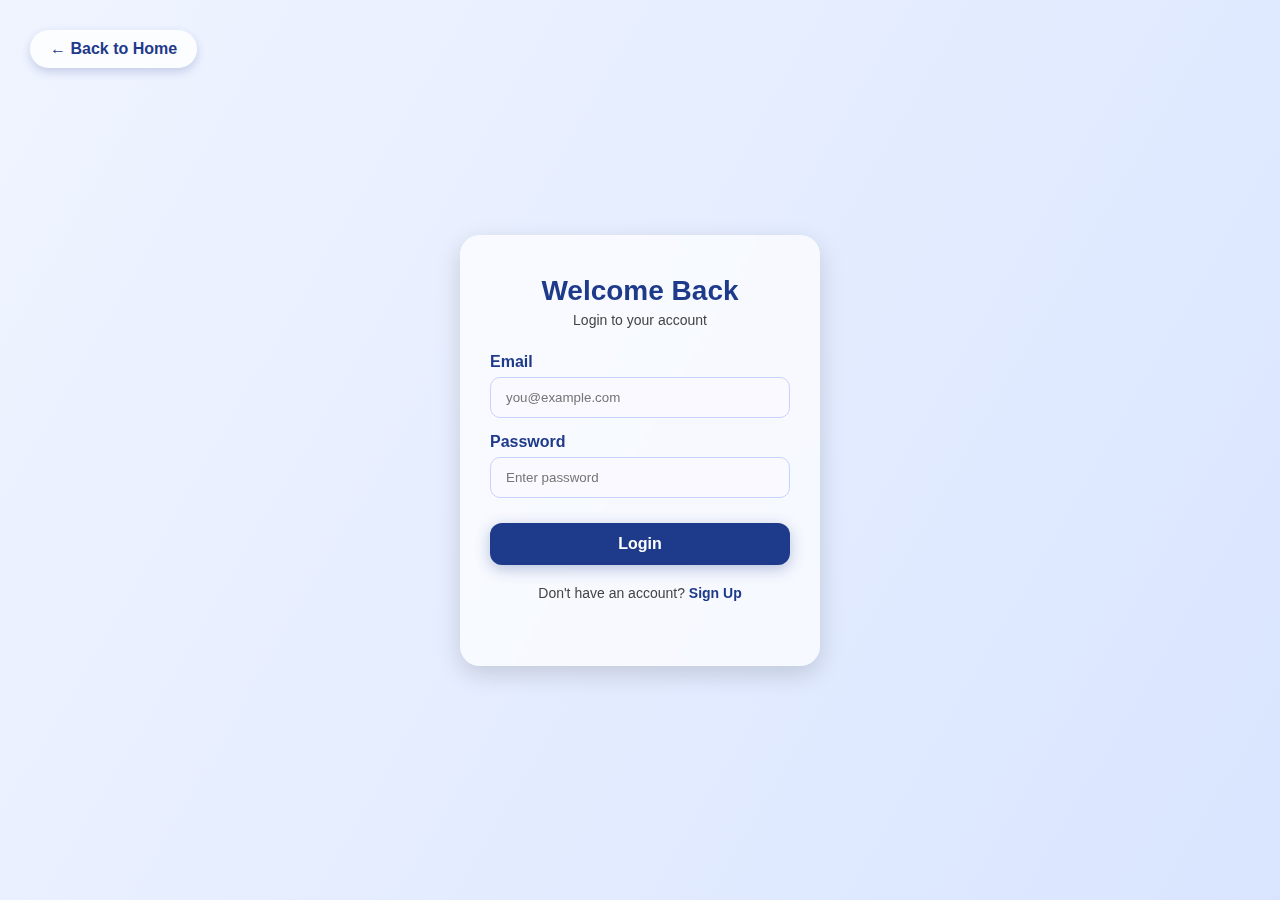
<file: login.html>
<!DOCTYPE html>
<html lang="en">
<head>
  <meta charset="UTF-8" />
  <meta name="viewport" content="width=device-width, initial-scale=1.0"/>
  <title>Login | CareerCamp</title>
  <link rel="stylesheet" href="login.css" />
</head>
<body>

  <a href="index.html" class="back-home">← Back to Home</a>

  <div class="login-container">
    <form class="login-card">
      <h2>Welcome Back</h2>
      <p>Login to your account</p>

      <label for="email">Email</label>
      <input type="email" id="email" placeholder="you@example.com" required />

      <label for="password">Password</label>
      <input type="password" id="password" placeholder="Enter password" required />

      <button type="submit" class="login-btn">Login</button>

      <div class="login-footer">
        <p>Don't have an account? <a href="signup.html">Sign Up</a></p>
      </div>
    </form>
  </div>

</body>
</html>
</file>
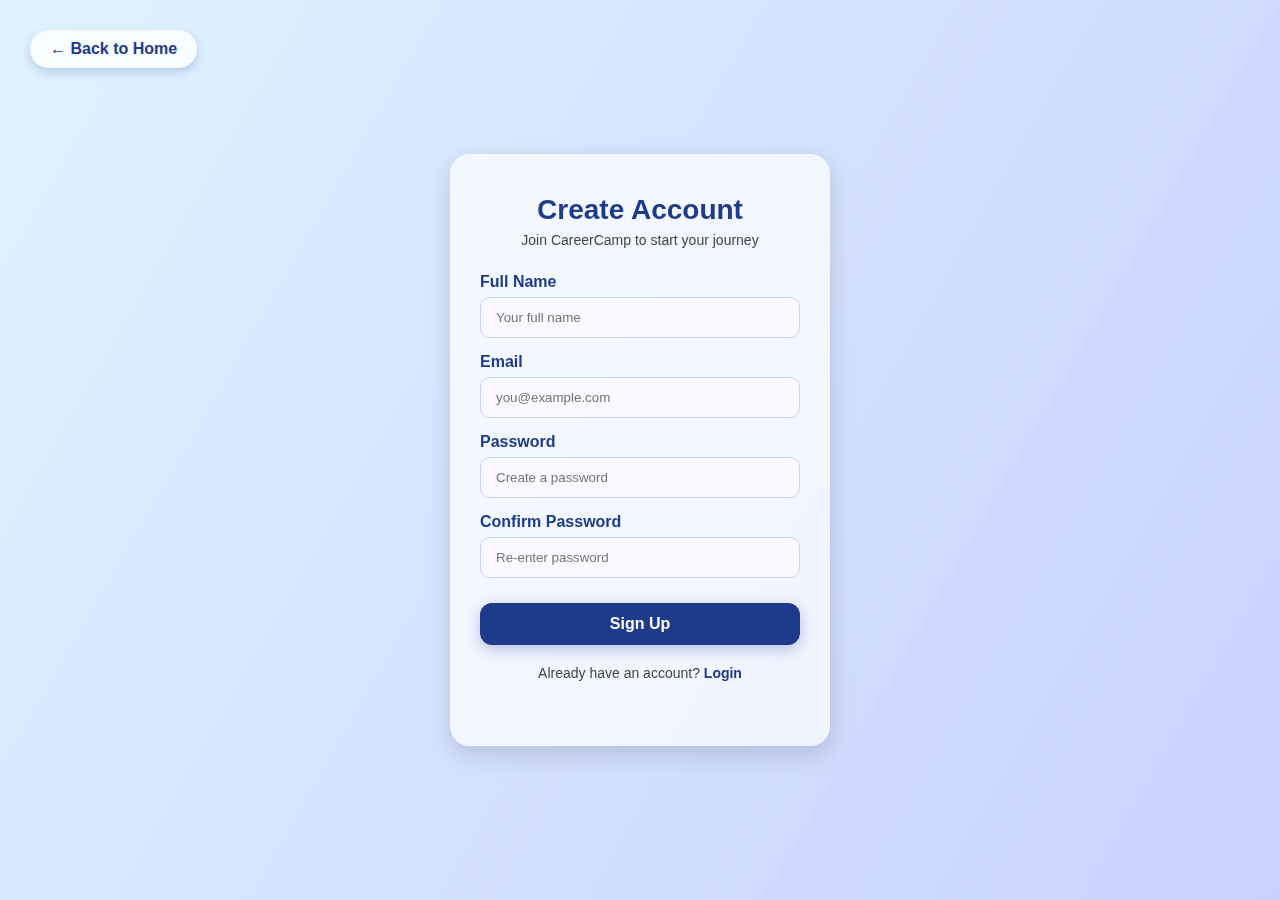
<file: signup.html>
<!DOCTYPE html>
<html lang="en">
<head>
  <meta charset="UTF-8" />
  <meta name="viewport" content="width=device-width, initial-scale=1.0"/>
  <link rel="icon" type="image/png" href="carrere camp logo-modified.png">
  <title>Sign Up | CareerCamp</title>
  <link rel="stylesheet" href="signup.css" />
</head>
<body>

  <a href="index.html" class="back-home">← Back to Home</a>

  <div class="signup-container">
    <form class="signup-card">
      <h2>Create Account</h2>
      <p>Join CareerCamp to start your journey</p>

      <label for="fullname">Full Name</label>
      <input type="text" id="fullname" placeholder="Your full name" required />

      <label for="email">Email</label>
      <input type="email" id="email" placeholder="you@example.com" required />

      <label for="password">Password</label>
      <input type="password" id="password" placeholder="Create a password" required />

      <label for="confirm-password">Confirm Password</label>
      <input type="password" id="confirm-password" placeholder="Re-enter password" required />

      <button type="submit" class="signup-btn">Sign Up</button>

      <div class="signup-footer">
        <p>Already have an account? <a href="login.html">Login</a></p>
      </div>
    </form>
  </div>

</body>
</html>
</file>
<file: style.css>
* {
  margin: 0;
  padding: 0;
  box-sizing: border-box;
}

html {
  scroll-behavior: smooth;
}

body {
  font-family: 'Poppins', sans-serif;
  background: #f9fafb;
  color: #1f2937;
  line-height: 1.6;
}

/* Navigation */
.nav-container {
  display: flex;
  justify-content: space-between;
  align-items: center;
  padding: 20px 40px;
  background: white;
  box-shadow: 0 2px 10px rgba(0, 0, 0, 0.05);
  position: sticky;
  top: 0;
  z-index: 999;
}

.logo {
  font-size: 24px;
  font-weight: bold;
  color: #2563eb;
}

.logo span {
  color: #0ea5e9;
}

.nav-links {
  display: flex;
  gap: 20px;
  list-style: none;
}

.nav-links li a {
  text-decoration: none;
  color: #1f2937;
  padding: 8px 12px;
  transition: 0.3s;
}

.nav-links li a:hover {
  background: #e0f2fe;
  border-radius: 8px;
  color: #2563eb;
}

.nav-links .btn {
  background: #2563eb;
  color: white;
  padding: 8px 14px;
  border-radius: 6px;
}

#toggle {
  display: none;
}
.hamburger {
  display: none;
  font-size: 28px;
  cursor: pointer;
}
.logo {
  display: flex;
  align-items: center;
  gap: 20px;
  font-size: 24px;
  font-weight: bold;
  color: #2563eb;
}

.logo span {
  color: #0ea5e9;
}

.logo-img {
  width: 65px;
  height: 65px;
  border-radius: 50%;
  object-fit: cover;
}


/* Hero Section */
.hero {
  display: flex;
  flex-direction: column-reverse;
  align-items: center;
  padding: 60px 20px;
  text-align: center;
  background: #e0f2fe;
}

.hero img {
  max-width: 600px;
}

.hero-content h1 {
  font-size: 36px;
  margin-bottom: 12px;
}

.hero-content p {
  font-size: 18px;
  margin-bottom: 20px;
}

.cta {
  background: linear-gradient(90deg, #3b82f6, #9333ea);
  color: white;
  padding: 15px 100px;
  border-radius: 8px;
  text-decoration: none;
  transition: 0.3s;
  border: none;
  font-size: 25px;
}

.cta:hover {
  opacity: 0.9;
  box-shadow: 0 0 15px #2563eb, 0 0 25px #00f0ff;
}

/* Sections */
.section {
  padding: 60px 20px;
}

.section-title {
  text-align: center;
  font-size: 28px;
  margin-bottom: 40px;
}

.card-grid {
  display: grid;
  grid-template-columns: repeat(auto-fit, minmax(260px, 1fr));
  gap: 30px;
}

.card, .course-card, .event-card {
  background: white;
  padding: 20px;
  border-radius: 12px;
  text-align: center;
  box-shadow: 0 4px 12px rgba(0,0,0,0.05);
  transition: 0.3s;
}

.card img,
.course-card img,
.event-card img {
  height: 120px;
  object-fit: contain;
  margin-bottom: 16px;
}

.card:hover,
.course-card:hover,
.event-card:hover {
  box-shadow: 0 0 15px #00f0ff, 0 0 25px #66ff00;
  transform: translateY(-6px);
  border-radius: 30px;
}

.btn-link {
  display: inline-block;
  margin-top: 15px;
  padding: 10px 20px;
  background: #2563eb;
  color: white;
  border-radius: 6px;
  text-decoration: none;
  transition: 0.3s;
}

.btn-link:hover {
  background: #1d4ed8;
}

/* ===== Newsletter Section ===== */
.newsletter-section {
  background: linear-gradient(to right, #eef2ff, #f3f4f6);
  padding: 60px 20px;
  text-align: center;
  border-radius: 12px;
  margin: 40px auto;
  max-width: 900px;
  box-shadow: 0 4px 12px rgba(0, 0, 0, 0.08);
  transition: 0.5s;
}

.newsletter-section:hover {
  box-shadow: 0 0 15px #00f0ff, 0 0 25px #ff4ff7;
  transform: translateY(-5px);
  border-radius: 30px;
}

.newsletter-container {
  max-width: 600px;
  margin: auto;
}

.newsletter-form {
  display: flex;
  flex-wrap: wrap;
  gap: 12px;
  justify-content: center;
  margin-top: 20px;
}

.newsletter-form input[type="email"] {
  padding: 14px 18px;
  font-size: 16px;
  border: 1px solid #d1d5db;
  border-radius: 8px;
  width: 280px;
  outline: none;
}

.newsletter-form input[type="email"]:hover,
.newsletter-form input[type="email"]:focus {
  border-color: #2563eb;
  box-shadow: 0 0 6px rgba(37, 99, 235, 0.4);
}

.newsletter-form button {
  padding: 14px 24px;
  background-color: #2563eb;
  color: white;
  font-size: 16px;
  border: none;
  border-radius: 8px;
  cursor: pointer;
  transition: 0.3s ease;
}

.newsletter-form button:hover {
  background-color: #1e40af;
  transform: translateY(-2px);
  box-shadow: 0 4px 10px rgba(30, 64, 175, 0.3);
}


/* ===== Section Divider ===== */
.section-divider {
  height: 2px;
  border: none;
  margin: 60px auto;
  background: linear-gradient(to right, #2563eb, #1e40af);
  border-radius: 4px;
  width: 80%;
  box-shadow: 0 0 6px rgba(30, 64, 175, 0.3);
}

/* ===== About Section ===== */
.about-section {
  background-color: #ffffff;
  padding: 60px 30px;
  margin: 40px auto;
  max-width: 1000px;
  border-radius: 15px;
  line-height: 1.8;
  font-size: 17px;
  box-shadow: 0 0 15px rgba(0, 240, 255, 0.1);
  transition: 0.4s;
}

.about-section:hover {
  transform: translateY(-5px);
  box-shadow: 0 0 15px #00f0ff, 0 0 25px #ff4ff7;
  border-radius: 30px;
}

.section-title {
  text-align: center;
  margin-bottom: 30px;
  font-size: 32px;
  background-color: #eef2ff;
  padding: 15px 20px;
  border-radius: 12px;
  transition: 0.3s ease;
}

.section-title:hover {
  background-color: #dbeafe;
  box-shadow: 0 0 15px #2563eb, 0 0 20px #00f0ff;
  transform: translateY(-5px);
  border-radius: 20px;
}

/* ===== Timeline Section ===== */
.timeline-section {
  padding: 50px 20px;
  max-width: 900px;
  margin: 40px auto;
  background-color: #ffffff;
  border-radius: 15px;
  box-shadow: 0 0 12px rgba(0, 0, 0, 0.08);
  transition: 0.3s ease;
}

.timeline-section:hover {
  box-shadow: 0 0 15px #00f0ff, 0 0 25px #ff4ff7;
  transform: translateY(-5px);
  border-radius: 30px;
}

.timeline {
  list-style: none;
  padding-left: 20px;
  margin-top: 20px;
  line-height: 1.8;
  font-size: 16px;
}

.timeline li {
  margin-bottom: 15px;
  position: relative;
  padding-left: 20px;
}

.timeline li::before {
  content: "✔";
  color: #2563eb;
  position: absolute;
  left: 0;
  top: 2px;
  font-size: 14px;
}

/* ===== Values Section ===== */
.values-section {
  padding: 60px 30px;
  background: linear-gradient(to right, #eef2ff, #f3f4f6);
  border-radius: 15px;
  max-width: 1100px;
  margin: 40px auto;
  box-shadow: 0 0 10px rgba(37, 99, 235, 0.1);
  transition: 0.3s ease;
}

.values-section:hover {
  box-shadow: 0 0 15px #00f0ff, 0 0 25px #ff4ff7;
  transform: translateY(-5px);
  border-radius: 30px;
}

.values-container {
  display: grid;
  grid-template-columns: repeat(auto-fit, minmax(250px, 1fr));
  gap: 30px;
  margin-top: 30px;
}

.value-card {
  background-color: #ffffff;
  padding: 20px;
  border-radius: 12px;
  box-shadow: 0 0 8px rgba(0, 0, 0, 0.06);
  transition: 0.3s ease;
  line-height: 1.7;
}

.value-card:hover {
  transform: translateY(-5px);
  box-shadow: 0 0 15px #2563eb, 0 0 25px #00f0ff;
  border-radius: 20px;
}

.value-card h4 {
  margin-bottom: 10px;
  font-size: 20px;
  color: #1e40af;
}

/* ===== Detailed Courses Section ===== */
#course-details {
  padding: 60px 20px;
  background-color: #f9fafb;
  max-width: 1200px;
  margin: 40px auto;
  border-radius: 15px;
  box-shadow: 0 0 10px rgba(37, 99, 235, 0.08);
}

.course-detail {
  background-color: #ffffff;
  margin: 40px auto;
  padding: 30px;
  border-radius: 15px;
  box-shadow: 0 0 8px rgba(0, 0, 0, 0.05);
  transition: 0.3s ease;
  max-width: 1000px;
}

.course-detail:hover {
  box-shadow: 0 0 15px #00f0ff, 0 0 25px #66ff00;
  transform: translateY(-5px);
  border-radius: 30px;
}

.course-detail h2 {
  font-size: 26px;
  margin-bottom: 20px;
  color: #1f2937;
  border-left: 6px solid #2563eb;
  padding-left: 15px;
}

.course-detail img {
  width: 100%;
  height: auto;
  margin-bottom: 20px;
  border-radius: 12px;
  border: 2px solid #d1d5db;
}

.course-detail p {
  font-size: 16px;
  line-height: 1.7;
  margin-bottom: 12px;
}

.course-detail h3 {
  margin-top: 20px;
  font-size: 20px;
  color: #1e40af;
}

.course-detail ul {
  padding-left: 20px;
  margin-bottom: 20px;
}

.course-detail ul li {
  margin-bottom: 10px;
  line-height: 1.6;
  list-style-type: disc;
}

.btn-link {
  display: inline-block;
  margin-top: 15px;
  padding: 12px 25px;
  background-color: #2563eb;
  color: white;
  font-size: 16px;
  border-radius: 10px;
  transition: 0.3s ease;
  text-decoration: none;
}

.btn-link:hover {
  background-color: #1e40af;
  box-shadow: 0 0 12px #3b82f6, 0 0 20px #3b82f6;
  transform: translateY(-2px);
}

/* ===== Career Details Section ===== */
#career-details {
  padding: 60px 20px;
  max-width: 1200px;
  margin: 40px auto;
  background-color: #f9fafb;
  border-radius: 15px;
  box-shadow: 0 4px 12px rgba(0, 0, 0, 0.05);
}

.section-title {
  text-align: center;
  font-size: 28px;
  margin-bottom: 40px;
  background-color: #f3f4f6;
  padding: 20px;
  border-radius: 15px;
  transition: 0.3s;
}

.section-title:hover {
  background-color: #eef2ff;
  box-shadow: 0 0 15px #00f0ff, 0 0 25px #ff4ff7;
  border-radius: 30px;
  transform: translateY(-5px);
}

.card-grid {
  display: grid;
  grid-template-columns: repeat(auto-fit, minmax(280px, 1fr));
  gap: 30px;
}

.card {
  background-color: #ffffff;
  padding: 25px;
  border-radius: 15px;
  box-shadow: 0 2px 10px rgba(0, 0, 0, 0.05);
  transition: 0.3s ease;
  text-align: center;
}

.card:hover {
  box-shadow: 0 0 15px #00f0ff, 0 0 25px #66ff00;
  transform: translateY(-5px);
  border-radius: 30px;
}

.card img {
  width: 100px;
  height: 100px;
  margin-bottom: 15px;
}

.card h3 {
  font-size: 20px;
  color: #1f2937;
  margin-bottom: 15px;
}

.card p {
  font-size: 15px;
  line-height: 1.6;
  margin-bottom: 20px;
}

.card .btn-link {
  padding: 10px 20px;
  background-color: #2563eb;
  color: white;
  border-radius: 8px;
  text-decoration: none;
  display: inline-block;
  font-size: 16px;
  transition: 0.3s;
}

.card .btn-link:hover {
  background-color: #1e40af;
  box-shadow: 0 0 12px #3b82f6, 0 0 20px #3b82f6;
  transform: translateY(-2px);
}

/* ===== Blog Section ===== */
#blogs {
  padding: 60px 20px;
  background-color: #f9fafb;
}

.blog-layout {
  display: flex;
  flex-wrap: wrap;
  gap: 40px;
  justify-content: space-between;
  max-width: 1200px;
  margin: auto;
}

.blog-content {
  flex: 1 1 680px;
  display: flex;
  flex-direction: column;
  gap: 30px;
}

.blog-card {
  display: flex;
  gap: 20px;
  background-color: #ffffff;
  border-radius: 15px;
  box-shadow: 0 4px 12px rgba(0, 0, 0, 0.05);
  overflow: hidden;
  transition: 0.4s;
}

.blog-card:hover {
  transform: translateY(-5px);
  box-shadow: 0 0 15px #00f0ff, 0 0 25px #ff4ff7;
}

.blog-card img {
  width: 220px;
  height: auto;
  object-fit: cover;
}

.blog-text {
  padding: 20px;
  flex: 1;
}

.blog-text h3 {
  margin-top: 0;
  font-size: 22px;
  color: #1f2937;
}

.blog-text p {
  color: #4b5563;
  margin: 10px 0;
  line-height: 1.6;
}

.blog-date {
  font-size: 14px;
  color: #6b7280;
}

.blog-sidebar {
  flex: 1 1 240px;
  background-color: #ffffff;
  border-radius: 12px;
  padding: 25px 20px;
  box-shadow: 0 2px 8px rgba(0, 0, 0, 0.06);
  height: fit-content;
}

.blog-sidebar h4 {
  margin-bottom: 15px;
  font-size: 20px;
  color: #1e40af;
}

.category-list {
  list-style: none;
  padding: 0;
  margin: 0;
}

.category-list li {
  margin-bottom: 12px;
}

.category-list a {
  color: #2563eb;
  text-decoration: none;
  transition: color 0.3s ease;
}

.category-list a:hover {
  color: #1e40af;
  text-decoration: underline;
}

/* === Blog Detail Base === */
#blog-detail,
#blog-detail1,
#blog-detail2 {
  padding: 60px 20px;
  max-width: 1000px;
  margin: 40px auto;
  background-color: #ffffff;
  border-radius: 16px;
  box-shadow: 0 10px 40px rgba(0, 0, 0, 0.06);
  transition: box-shadow 0.3s ease, transform 0.3s ease;
}

#blog-detail:hover,
#blog-detail1:hover,
#blog-detail2:hover {
  box-shadow: 0 14px 50px rgba(0, 0, 0, 0.1);
  transform: scale(1.005);
}

/* === Banner Image === */
.blog-banner img {
  width: 100%;
  border-radius: 14px;
  box-shadow: 0 6px 18px rgba(0, 0, 0, 0.08);
  margin-bottom: 30px;
  transition: transform 0.3s ease;
}

.blog-banner img:hover {
  transform: scale(1.015);
}

/* === Meta Info === */
.blog-meta h1 {
  font-size: 32px;
  color: #111827;
  margin-bottom: 10px;
}

.blog-meta .author {
  font-size: 15px;
  color: #6b7280;
  margin-bottom: 35px;
}

/* === Blog Article === */
.blog-article h2 {
  font-size: 24px;
  color: #1f2937;
  margin-top: 30px;
  margin-bottom: 12px;
}

.blog-article h3 {
  font-size: 20px;
  color: #1d4ed8;
  margin-top: 25px;
  margin-bottom: 10px;
}

.blog-article p {
  font-size: 17px;
  line-height: 1.75;
  color: #374151;
  margin-bottom: 20px;
}

.blog-article ul {
  margin-left: 25px;
  margin-bottom: 20px;
}

.blog-article ul li {
  margin-bottom: 10px;
  font-size: 16px;
  color: #374151;
  list-style-type: disc;
}

/* === Inline Images in Blog === */
.blog-article img {
  width: 100%;
  border-radius: 12px;
  margin: 20px 0;
  box-shadow: 0 5px 15px rgba(0, 0, 0, 0.07);
  transition: transform 0.3s ease;
}

.blog-article img:hover {
  transform: scale(1.02);
}

/* === Related Blogs === */
.related-blogs {
  margin-top: 40px;
  padding: 25px;
  background-color: #f3f4f6;
  border-radius: 12px;
  box-shadow: 0 2px 10px rgba(0, 0, 0, 0.04);
}

.related-blogs h3 {
  font-size: 20px;
  margin-bottom: 15px;
  color: #1e3a8a;
}

.related-blogs ul {
  list-style: none;
  padding: 0;
}

.related-blogs li {
  margin-bottom: 10px;
}

.related-blogs a {
  text-decoration: none;
  color: #2563eb;
  position: relative;
  transition: color 0.3s ease;
}

.related-blogs a::after {
  content: "";
  position: absolute;
  bottom: -2px;
  left: 0;
  width: 0%;
  height: 2px;
  background-color: #2563eb;
  transition: width 0.3s ease;
}

.related-blogs a:hover {
  color: #1e40af;
}

.related-blogs a:hover::after {
  width: 100%;
}
/* === Contact Section === */
.contact-section {
  max-width: 700px;
  margin: 80px auto;
  padding: 50px 30px;
  background-color: #ffffff;
  border-radius: 18px;
  box-shadow: 0 15px 45px rgba(0, 0, 0, 0.07);
  transition: 0.3s ;
}

.contact-section:hover {
  transform: translateY(-5px);
  box-shadow: 0 0 15px #00f0ff, 0 0 25px #ff4ff7;
  border-radius: 30px;
}

.contact-section h2 {
  font-size: 32px;
  color: #1f2937;
  margin-bottom: 10px;
  text-align: center;
}

.contact-section p {
  text-align: center;
  color: #6b7280;
  margin-bottom: 40px;
  font-size: 16px;
}

/* === Form Styling === */
.contact-form .form-group {
  margin-bottom: 25px;
}

.contact-form label {
  display: block;
  font-weight: 600;
  color: #374151;
  margin-bottom: 8px;
  font-size: 15px;
}

.contact-form input,
.contact-form textarea {
  width: 100%;
  padding: 14px 16px;
  font-size: 16px;
  border: 1.5px solid #d1d5db;
  border-radius: 12px;
  background-color: #f9fafb;
  transition: border 0.3s ease, box-shadow 0.3s ease;
  resize: vertical;
}

.contact-form input:focus,
.contact-form textarea:focus {
  border-color: #3b82f6;
  box-shadow: 0 0 0 3px rgba(59, 130, 246, 0.2);
  outline: none;
}

/* === Button === */
.submit-btn {
  display: inline-block;
  width: 100%;
  background-color: #2563eb;
  color: white;
  font-size: 16px;
  padding: 14px 20px;
  border: none;
  border-radius: 12px;
  cursor: pointer;
  font-weight: 600;
  transition: background-color 0.3s ease, transform 0.2s ease;
}

.submit-btn:hover {
  background-color: #1e40af;
  transform: translateY(-1px);
}

.submit-btn:active {
  transform: scale(0.98);
}

/* === Hover Effects for Inputs and Textarea === */
.contact-form input:hover,
.contact-form textarea:hover {
  border-color: #60a5fa; /* soft blue */
  box-shadow: 0 0 0 3px rgba(96, 165, 250, 0.2);
}

/* === Extra Hover Animation for Labels === */
.contact-form label:hover {
  color: #2563eb;
  cursor: pointer;
  transition: color 0.3s ease;
}

/* === Enhanced Submit Button Hover === */
.submit-btn {
  position: relative;
  background-color: #2563eb;
  color: white;
  font-size: 16px;
  padding: 14px 20px;
  border: none;
  border-radius: 12px;
  cursor: pointer;
  font-weight: 600;
  transition: all 0.3s ease;
  box-shadow: 0 8px 20px rgba(37, 99, 235, 0.2);
}

.submit-btn:hover {
  background-color: #1d4ed8;
  transform: translateY(-2px);
  box-shadow: 0 10px 25px rgba(37, 99, 235, 0.3), 0 0 10px rgba(59, 130, 246, 0.2);
}

.submit-btn:active {
  transform: scale(0.97);
  background-color: #1e40af;
  box-shadow: 0 4px 12px rgba(37, 99, 235, 0.2);
}

/* === Footer Base === */
.footer {
  background-color: #f9fafb;
  padding: 60px 30px 20px;
  font-family: 'Segoe UI', sans-serif;
  border-top: 1px solid #e5e7eb;
}

.footer-content {
  display: flex;
  flex-wrap: wrap;
  justify-content: space-between;
  max-width: 1200px;
  margin: 0 auto;
}

/* === Brand Column === */
.footer-brand {
  flex: 1 1 250px;
  margin-bottom: 30px;
}

.footer-brand h3 {
  font-size: 24px;
  color: #111827;
  margin-bottom: 10px;
}

.footer-brand p {
  font-size: 15px;
  color: #6b7280;
}

/* === Links Column === */
.footer-links {
  flex: 1 1 180px;
  margin-bottom: 30px;
}

.footer-links h4 {
  font-size: 16px;
  margin-bottom: 10px;
  color: #111827;
}

.footer-links ul {
  list-style: none;
  padding: 0;
}

.footer-links li {
  margin: 8px 0;
}

.footer-links a {
  text-decoration: none;
  color: #4b5563;
  transition: color 0.3s ease;
}

.footer-links a:hover {
  color: #2563eb;
}

/* === Social Column === */
.footer-social {
  flex: 1 1 200px;
  margin-bottom: 30px;
}

.footer-social h4 {
  font-size: 16px;
  margin-bottom: 10px;
  color: #111827;
}

.social-icons a {
  display: inline-block;
  margin-right: 12px;
  transition: transform 0.3s ease;
}

.social-icons img {
  width: 24px;
  height: 24px;
  filter: grayscale(100%) brightness(0.7);
  transition: filter 0.3s ease;
}

.social-icons a:hover img {
  filter: none;
  transform: scale(1.15);
}

/* === Bottom Copyright === */
.footer-bottom {
  border-top: 1px solid #e5e7eb;
  text-align: center;
  padding-top: 15px;
  color: #6b7280;
  font-size: 14px;
}



/* === Responsive === */
@media (max-width: 600px) {
  .contact-section {
    padding: 30px 20px;
  }

  .contact-section h2 {
    font-size: 26px;
  }

  .contact-form input,
  .contact-form textarea {
    font-size: 15px;
  }
}

/* ===== Responsive Blog Section ===== */
@media (max-width: 1024px) {
  .blog-layout {
    flex-direction: column;
  }

  .blog-content,
  .blog-sidebar {
    flex: 1 1 100%;
  }

  .blog-card {
    flex-direction: column;
  }

  .blog-card img {
    width: 100%;
    height: 220px;
  }
}


/* Responsive */
@media (max-width: 768px) {
  .nav-links {
    flex-direction: column;
    position: absolute;
    top: 70px;
    left: 0;
    width: 100%;
    background: white;
    display: none;
  }

  #toggle:checked + .hamburger + nav .nav-links {
    display: flex;
  }

  .hamburger {
    display: block;
  }

  .hero {
    padding: 40px 20px;
  }

  .hero img {
    width: 100%;
  }

  .hero-content h1 {
    font-size: 28px;
  }

  .cta {
    display: block;
    width: fit-content;
    margin: 0 auto;
  }
  
    .course-detail {
    padding: 20px;
  }

  .course-detail h2 {
    font-size: 22px;
  }

  .btn-link {
    width: 100%;
    text-align: center;
    padding: 14px 20px;
  }
    .blog-meta h1 {
    font-size: 24px;
  }

  .blog-article h2 {
    font-size: 20px;
  }

  .blog-article p,
  .blog-article ul li {
    font-size: 15px;
  }

  #blog-detail {
    padding: 40px 15px;
    margin: 20px 10px;
  }
    .footer-content {
    flex-direction: column;
    gap: 30px;
  }

  .footer-brand, .footer-links, .footer-social {
    text-align: center;
  }

  .social-icons a {
    margin: 0 8px;
  }
}
</file>
<file: login.css>
/* Base Reset */
* {
  margin: 0;
  padding: 0;
  box-sizing: border-box;
  font-family: 'Segoe UI', Tahoma, Geneva, Verdana, sans-serif;
}

/* Background */
body {
  min-height: 100vh;
  background: linear-gradient(120deg, #f0f4ff, #d9e5ff);
  display: flex;
  justify-content: center;
  align-items: center;
  flex-direction: column;
  position: relative;
}

/* Back to Home Button */
.back-home {
  position: absolute;
  top: 30px;
  left: 30px;
  text-decoration: none;
  background-color: #ffffffcc;
  color: #1e3a8a;
  padding: 10px 20px;
  border-radius: 30px;
  box-shadow: 0 4px 10px rgba(30, 58, 138, 0.2);
  font-weight: 600;
  transition: all 0.3s ease;
}
.back-home:hover {
  background-color: #1e3a8a;
  color: #fff;
  box-shadow: 0 0 12px #3b82f6, 0 0 20px #3b82f6;
}

/* Login Container */
.login-container {
  width: 100%;
  max-width: 400px;
  padding: 20px;
}

/* Login Card */
.login-card {
  background: rgba(255, 255, 255, 0.7);
  backdrop-filter: blur(12px);
  border-radius: 20px;
  padding: 40px 30px;
  box-shadow: 0 8px 24px rgba(0, 0, 0, 0.15);
  transition:0.3s;
}
.login-card:hover {
  transform: translateY(-5px);
  box-shadow: 0 0 15px #00f0ff, 0 0 25px #ff4ff7;
}

.login-card h2 {
  color: #1e3a8a;
  font-size: 28px;
  margin-bottom: 5px;
  text-align: center;
}
.login-card p {
  color: #444;
  font-size: 14px;
  text-align: center;
  margin-bottom: 25px;
}

label {
  display: block;
  font-weight: 600;
  margin-top: 15px;
  color: #1e3a8a;
}

input[type="email"],
input[type="password"] {
  width: 100%;
  padding: 12px 15px;
  margin-top: 6px;
  border-radius: 10px;
  border: 1.5px solid #c7d2fe;
  background: #f9f9ff;
  transition: border 0.3s ease, box-shadow 0.3s ease;
}
input:focus {
  outline: none;
  border-color: #3b82f6;
  box-shadow: 0 0 8px #3b82f6aa;
}

/* Login Button */
.login-btn {
  width: 100%;
  margin-top: 25px;
  padding: 12px;
  background: #1e3a8a;
  color: white;
  border: none;
  border-radius: 12px;
  font-size: 16px;
  font-weight: bold;
  cursor: pointer;
  transition: all 0.3s ease;
  box-shadow: 0 4px 15px rgba(30, 58, 138, 0.3);
}
.login-btn:hover {
  background-color: #2563eb;
  box-shadow: 0 0 12px #3b82f6, 0 0 20px #3b82f6;
}

/* Footer */
.login-footer {
  margin-top: 20px;
  text-align: center;
  font-size: 14px;
}
.login-footer a {
  color: #1e3a8a;
  text-decoration: none;
  font-weight: 600;
}
.login-footer a:hover {
  text-decoration: underline;
}
</file>
<file: signup.css>
/* Base Reset */
* {
  margin: 0;
  padding: 0;
  box-sizing: border-box;
  font-family: 'Segoe UI', Tahoma, sans-serif;
}

body {
  min-height: 100vh;
  background: linear-gradient(120deg, #e0f2fe, #c7d2fe);
  display: flex;
  justify-content: center;
  align-items: center;
  flex-direction: column;
  position: relative;
}

/* Back Button */
.back-home {
  position: absolute;
  top: 30px;
  left: 30px;
  text-decoration: none;
  background-color: #ffffffcc;
  color: #1e3a8a;
  padding: 10px 20px;
  border-radius: 30px;
  box-shadow: 0 4px 10px rgba(30, 58, 138, 0.2);
  font-weight: 600;
  transition: all 0.3s ease;
}
.back-home:hover {
  background-color: #1e3a8a;
  color: #fff;
  box-shadow: 0 0 12px #3b82f6, 0 0 20px #3b82f6;
}

/* Sign Up Container */
.signup-container {
  width: 100%;
  max-width: 420px;
  padding: 20px;
}

/* Sign Up Card */
.signup-card {
  background: rgba(255, 255, 255, 0.7);
  backdrop-filter: blur(14px);
  border-radius: 20px;
  padding: 40px 30px;
  box-shadow: 0 8px 24px rgba(0, 0, 0, 0.15);
  transition: 0.3s ;
}
.signup-card:hover {
  transform: translateY(-5px);
  box-shadow: 0 0 15px #00f0ff, 0 0 25px #ff4ff7;
}

.signup-card h2 {
  color: #1e3a8a;
  font-size: 28px;
  text-align: center;
  margin-bottom: 6px;
}
.signup-card p {
  color: #444;
  font-size: 14px;
  text-align: center;
  margin-bottom: 25px;
}

label {
  display: block;
  font-weight: 600;
  margin-top: 15px;
  color: #1e3a8a;
}

input {
  width: 100%;
  padding: 12px 15px;
  margin-top: 6px;
  border-radius: 10px;
  border: 1.5px solid #c7d2fe;
  background: #f9f9ff;
  transition: border 0.3s ease, box-shadow 0.3s ease;
}
input:focus {
  outline: none;
  border-color: #3b82f6;
  box-shadow: 0 0 8px #3b82f6aa;
}

/* Sign Up Button */
.signup-btn {
  width: 100%;
  margin-top: 25px;
  padding: 12px;
  background: #1e3a8a;
  color: white;
  border: none;
  border-radius: 12px;
  font-size: 16px;
  font-weight: bold;
  cursor: pointer;
  transition: all 0.3s ease;
  box-shadow: 0 4px 15px rgba(30, 58, 138, 0.3);
}
.signup-btn:hover {
  background-color: #2563eb;
  box-shadow: 0 0 12px #3b82f6, 0 0 20px #3b82f6;
}

/* Footer */
.signup-footer {
  margin-top: 20px;
  text-align: center;
  font-size: 14px;
}
.signup-footer a {
  color: #1e3a8a;
  text-decoration: none;
  font-weight: 600;
}
.signup-footer a:hover {
  text-decoration: underline;
}
</file>
